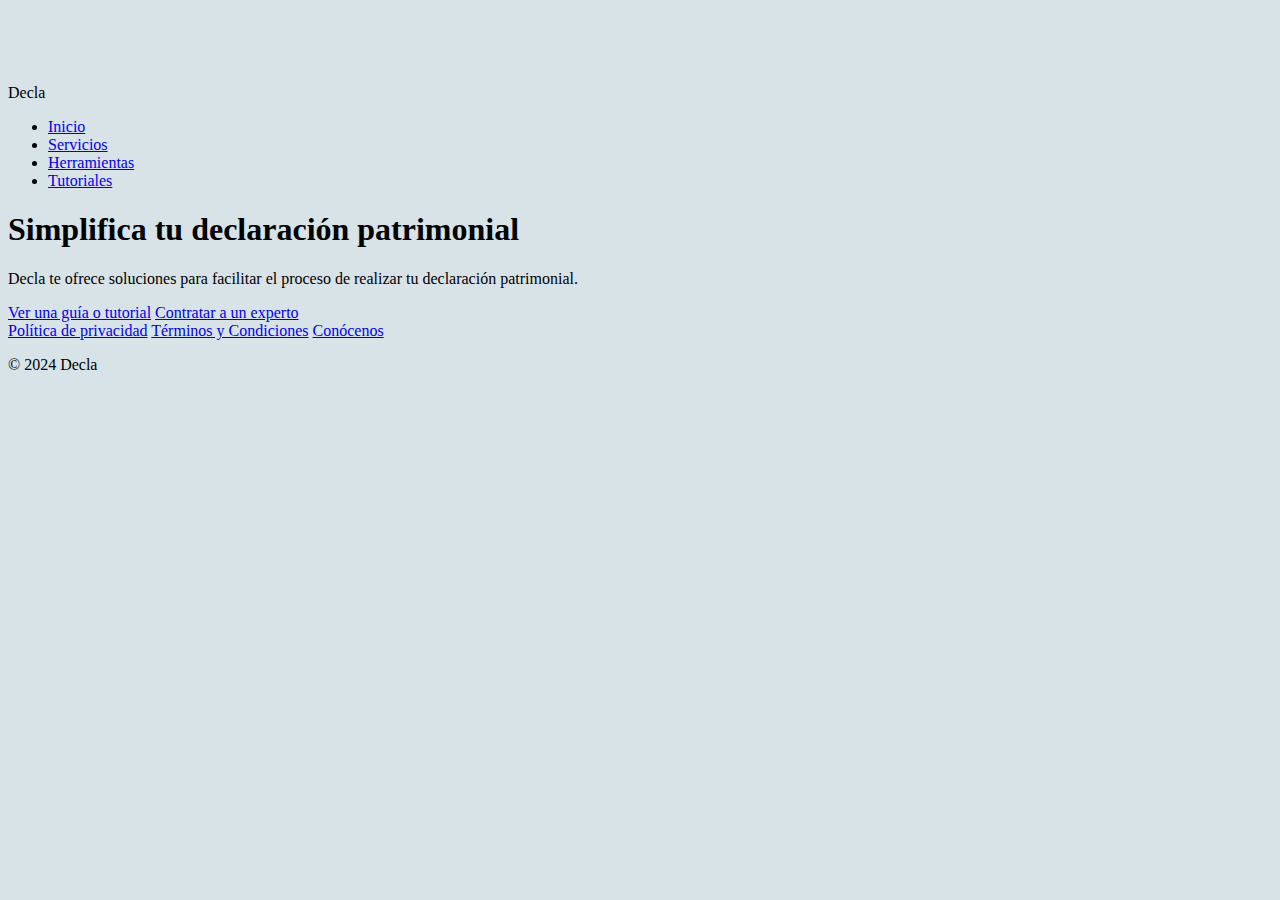
<file: index.html>
<!DOCTYPE html>
<html lang="es">
<head>
    <meta charset="UTF-8">
    <meta name="viewport" content="width=device-width, initial-scale=1.0">
    <title>Decla</title>
    <link rel="stylesheet" href="styles.css">
</head>
<body>
    <header>
        <div id="navbar-container"></div> <!-- Contenedor para la navbar -->
    </header>

    <main>
        <div class="hero">
            <div class="content-left">
                <h1>Simplifica tu declaración patrimonial</h1>
                <p>Decla te ofrece soluciones para facilitar el proceso de realizar tu declaración patrimonial.</p>
                <div class="buttons">
                    <a href="#" class="button light">Ver una guía o tutorial</a>
                    <a href="#" class="button dark">Contratar a un experto</a>
                </div>
            </div>
        </div>
    </main>

    <div id="footer-container"></div> <!-- Contenedor para el footer -->

    <script>
        // Cargar el contenido de la navbar
        fetch('navbar.html')
            .then(response => response.text())
            .then(data => {
                document.getElementById('navbar-container').innerHTML = data;
            })
            .catch(error => console.error('Error al cargar la navbar:', error));

        // Cargar el contenido del footer
        fetch('footer.html')
            .then(response => response.text())
            .then(data => {
                document.getElementById('footer-container').innerHTML = data;
            })
            .catch(error => console.error('Error al cargar el footer:', error));
    </script>
</body>
</html>
</file>
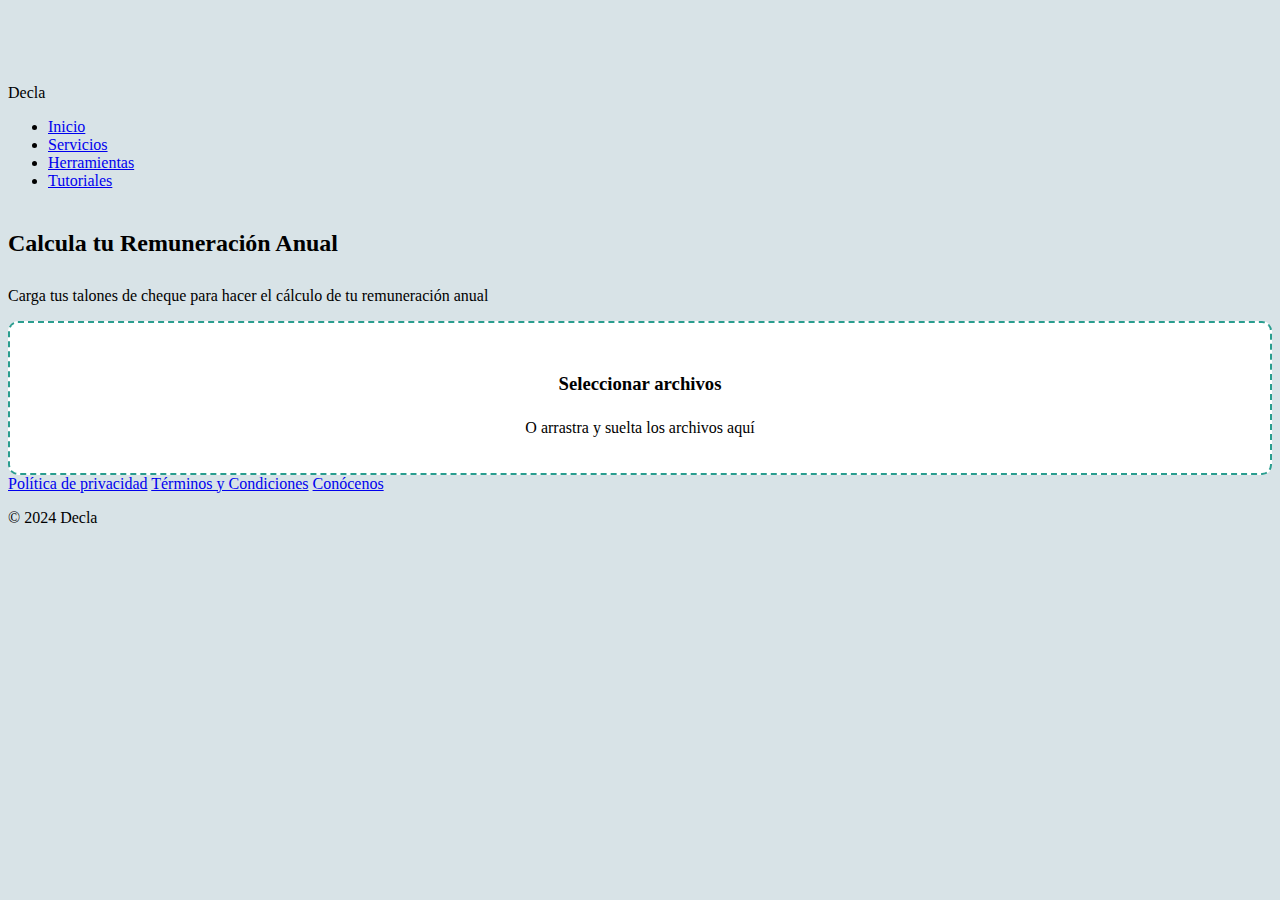
<file: carga.html>
<!DOCTYPE html>
<html lang="es">
<head>
    <meta charset="UTF-8" />
    <meta name="viewport" content="width=device-width, initial-scale=1.0" />
    <title>Calcula tu Remuneración Anual</title>

    <link rel="stylesheet" href="styles.css" />
</head>

<body>
    <div id="loader">
        <div class="spinner"></div>
    </div>

    <header>
        <div id="navbar-container"></div>
    </header>

    <main>
        <div class="carga-container">
            <div class="upload-section">
                <h2>Calcula tu Remuneración Anual</h2>
                <p>Carga tus talones de cheque para hacer el cálculo de tu remuneración anual</p>

                <div class="upload-container" id="upload-area">
                    <h3>Seleccionar archivos</h3>
                    <p>O arrastra y suelta los archivos aquí</p>
                </div>

                <input type="file"
                       id="upload-input"
                       accept=".pdf"
                       multiple
                       style="display:none">
            </div>
        </div>
    </main>

    <footer>
        <div id="footer-container"></div>
    </footer>

    <script src="./scripts/layout.js"></script>

    <!-- 📌 PDF.js SIN inline scripts -->
    <script type="module" src="./scripts/setupPdfJs.js"></script>

    <!-- 📌 Tu script principal -->
    <script src="./scripts/cargaScripts.js"></script>

</body>
</html>
</file>
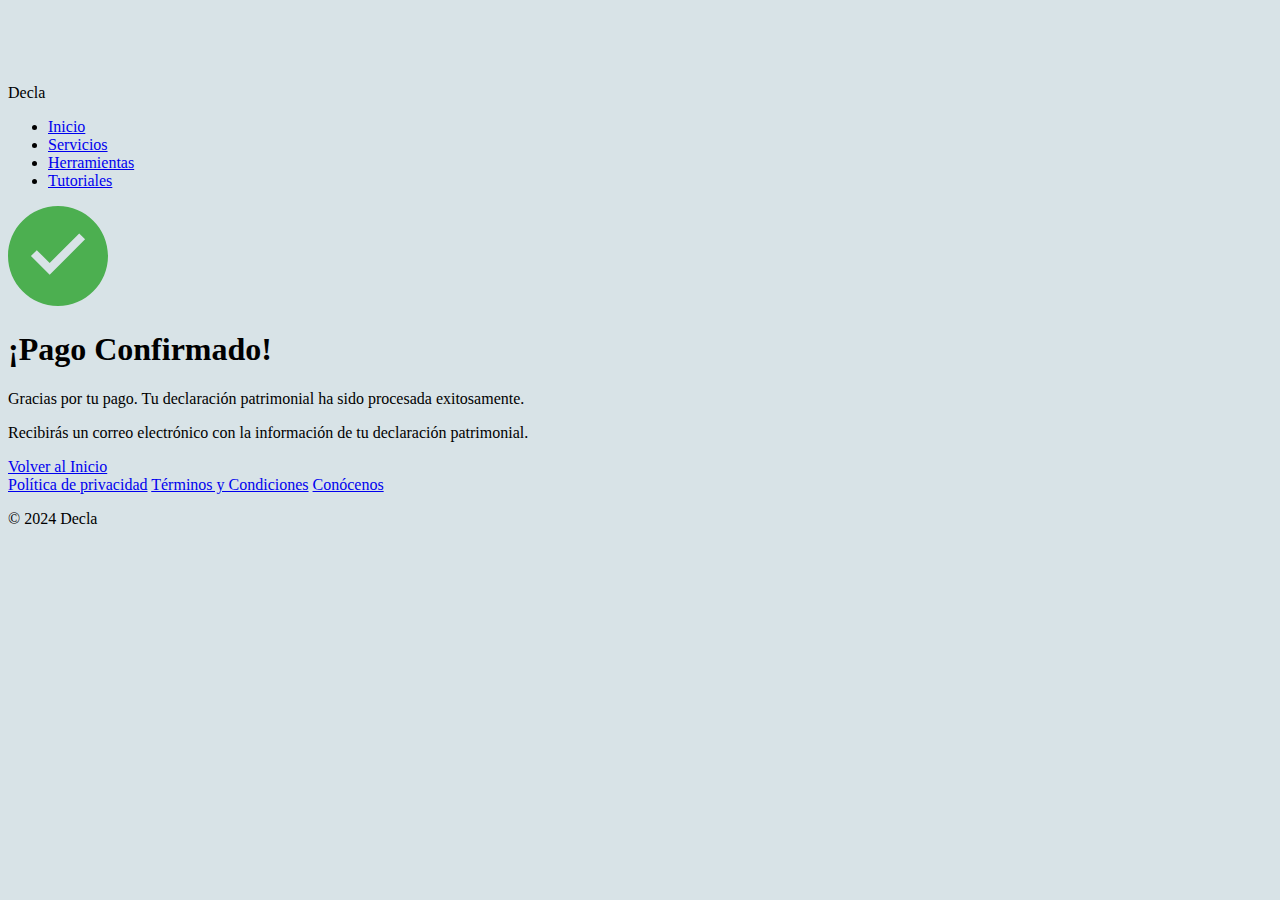
<file: confirmacion.html>
<!DOCTYPE html>
<html lang="es">
<head>
    <meta charset="UTF-8">
    <meta name="viewport" content="width=device-width, initial-scale=1.0">
    <title>Confirmación de Pago - Decla</title>

    <link rel="stylesheet" href="styles.css">
</head>

<body>

    <header>
        <div id="navbar-container"></div>
    </header>

    <main>
        <div class="confirmation">

            <div class="confirmation-icon">
                <svg width="100" height="100" viewBox="0 0 24 24" fill="#4CAF50">
                    <path d="M12 0C5.37258 0 0 5.37258 0 12C0 
                    18.6274 5.37258 24 12 24C18.6274 24 
                    24 18.6274 24 12C24 5.37258 18.6274 
                    0 12 0ZM10 16.5L5.5 12L6.91 
                    10.59L10 13.67L17.09 6.58L18.5 
                    8L10 16.5Z"/>
                </svg>
            </div>

            <h1>¡Pago Confirmado!</h1>

            <p>Gracias por tu pago. Tu declaración patrimonial ha sido procesada exitosamente.</p>
            <p>Recibirás un correo electrónico con la información de tu declaración patrimonial.</p>

            <a href="index.html" class="button">Volver al Inicio</a>
        </div>
    </main>

    <footer>
        <div id="footer-container"></div>
    </footer>

    <script src="scripts/layout.js"></script>

</body>
</html>
</file>
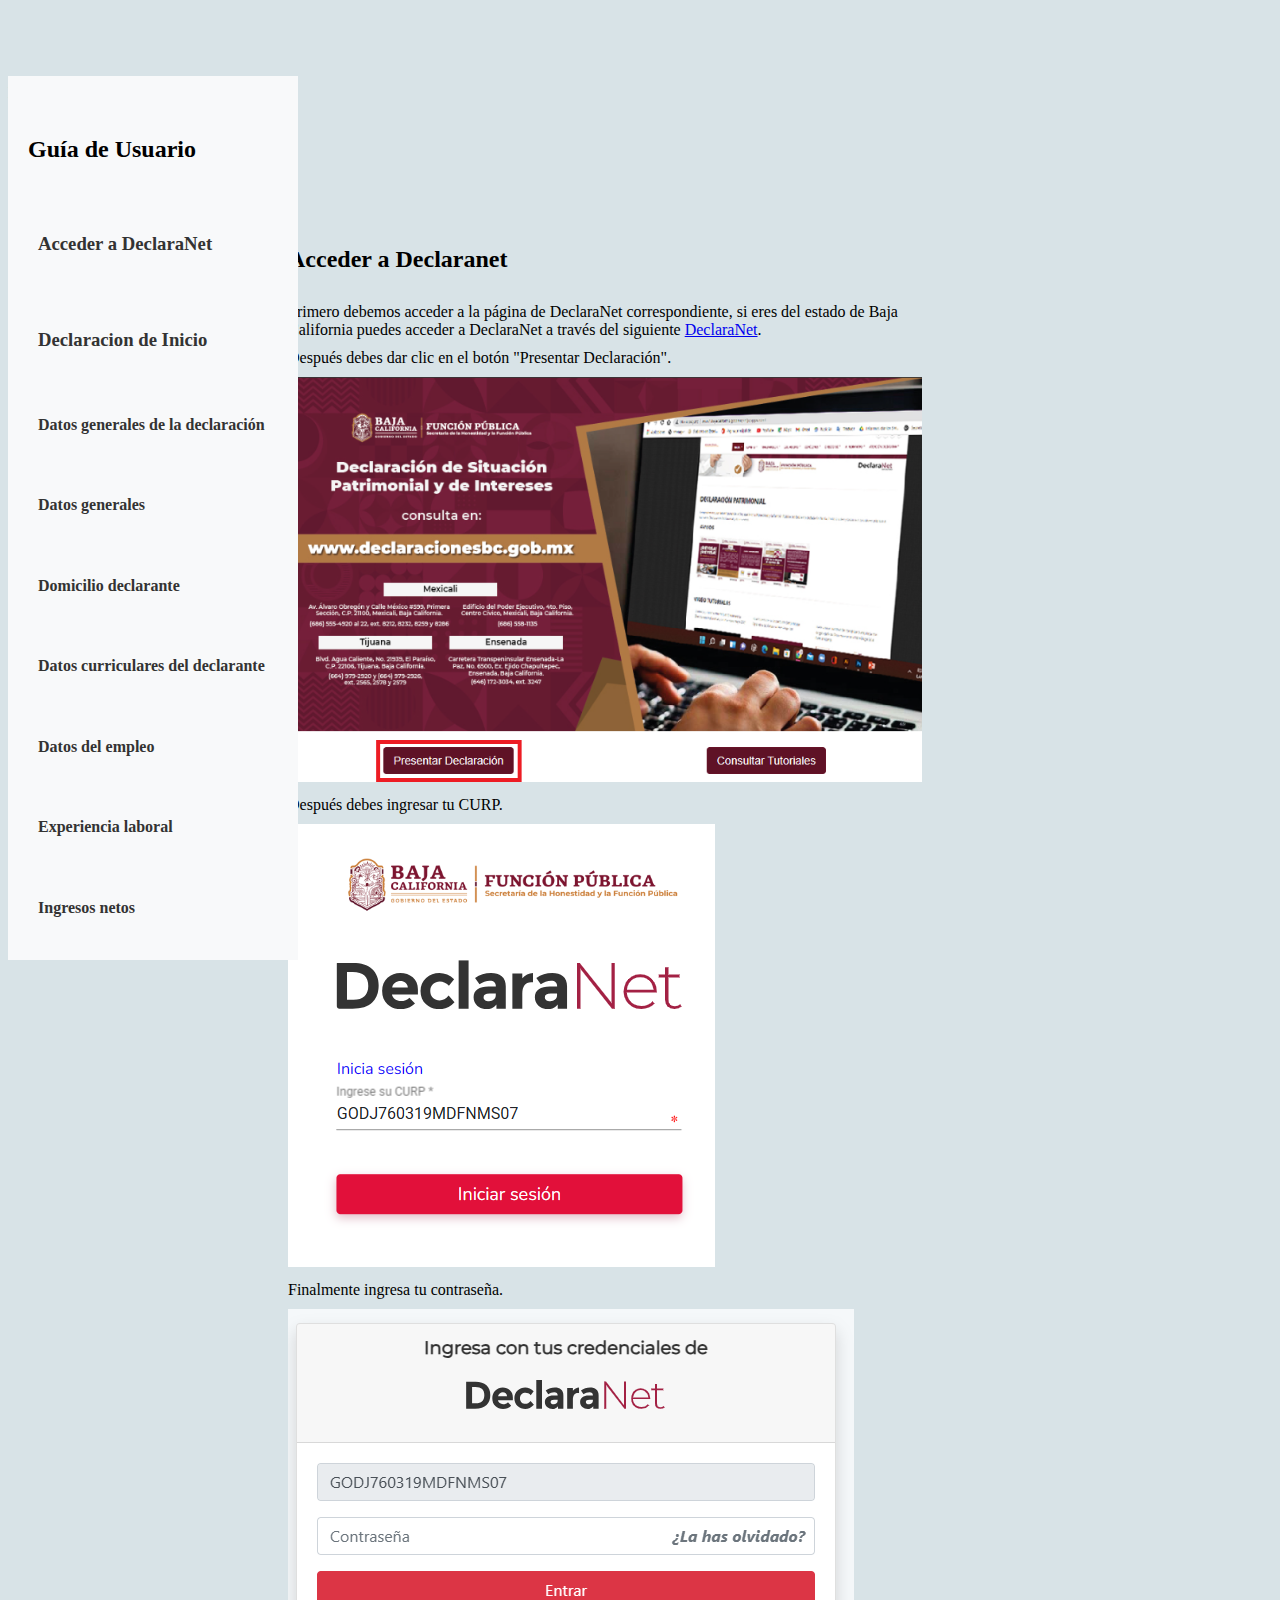
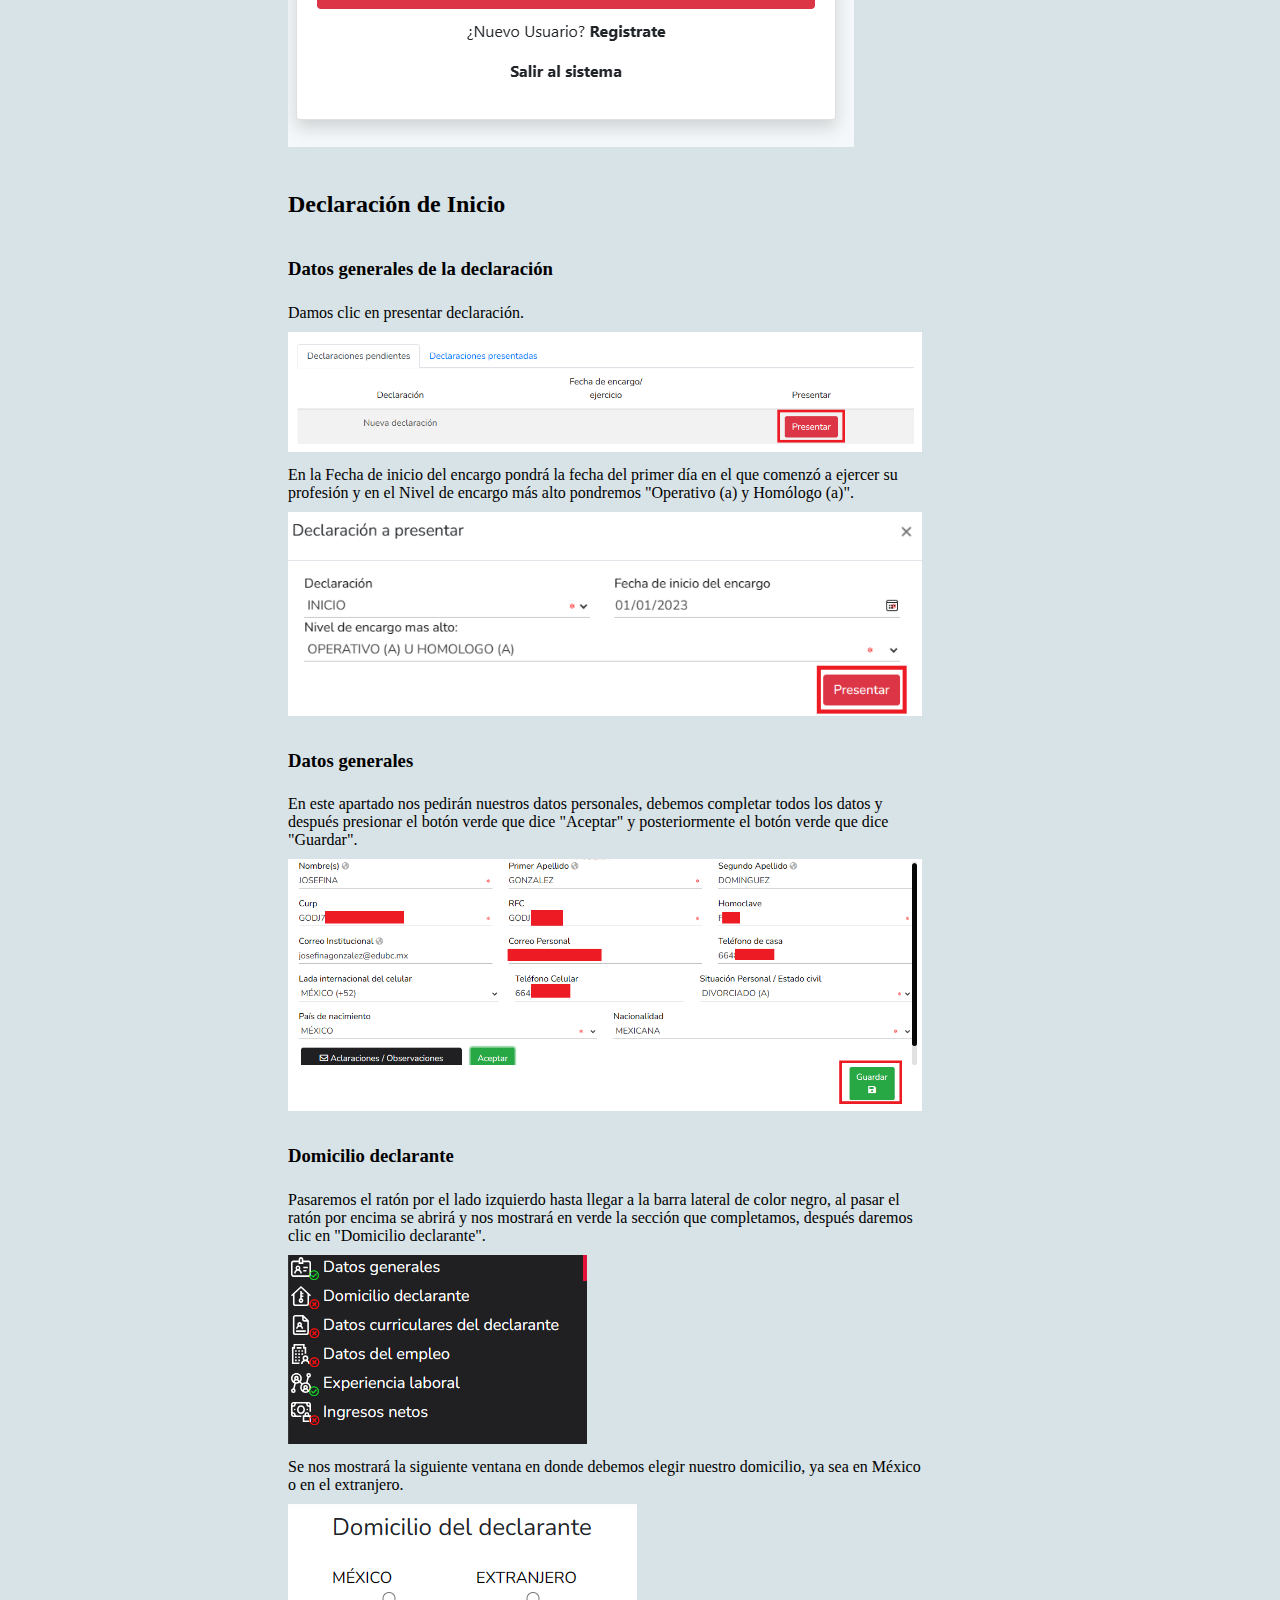
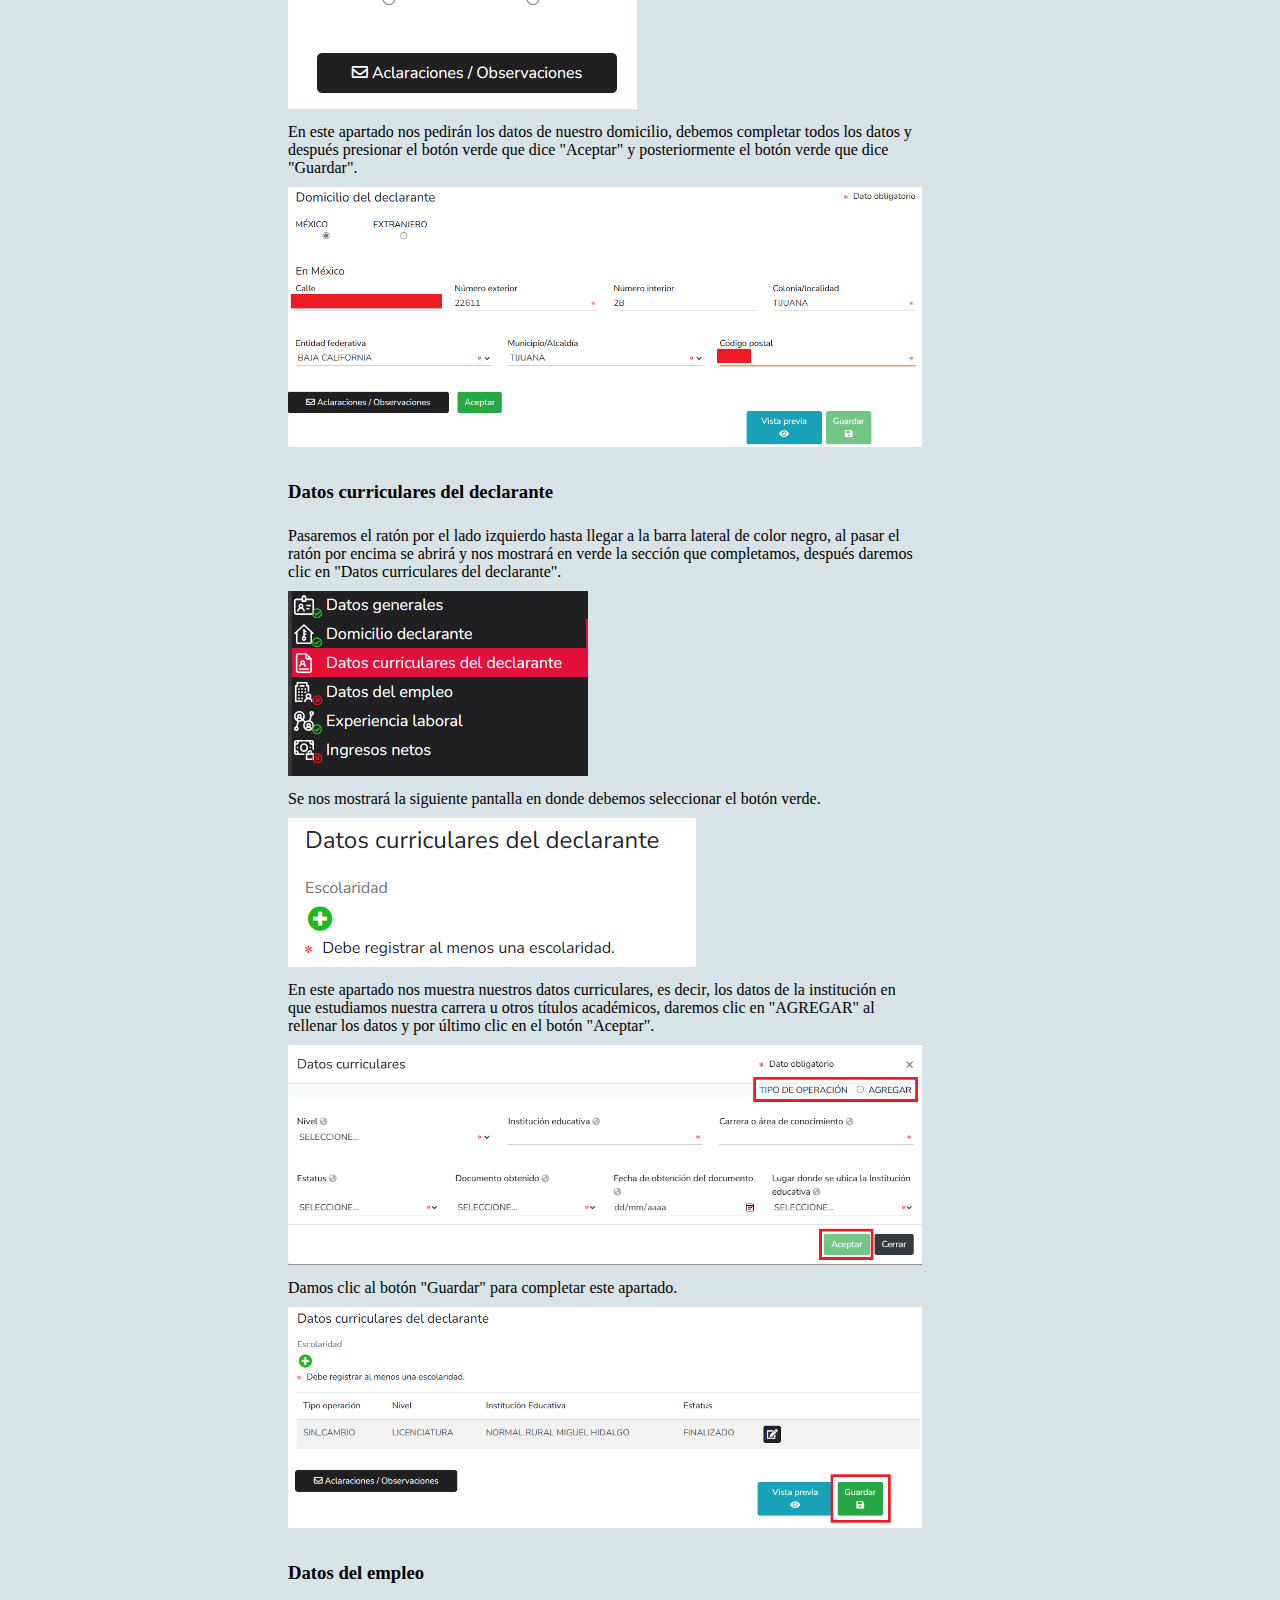
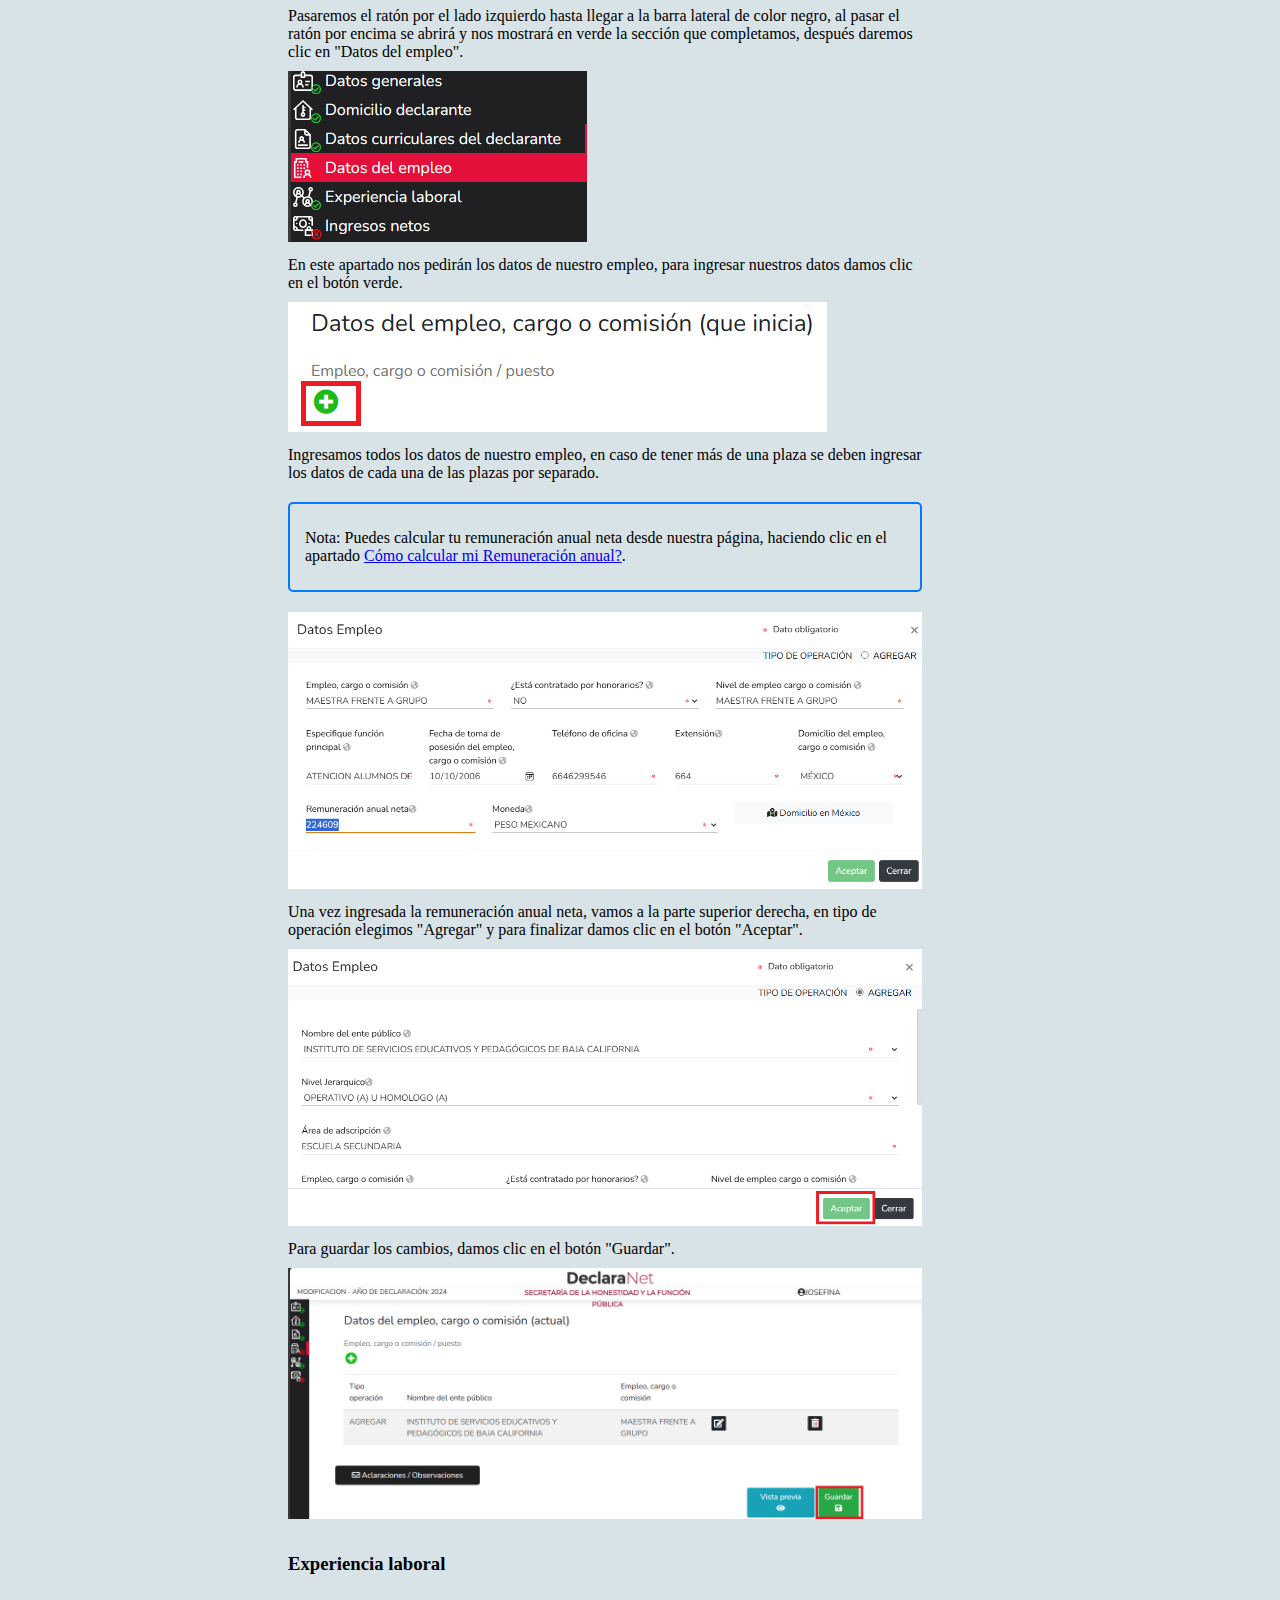
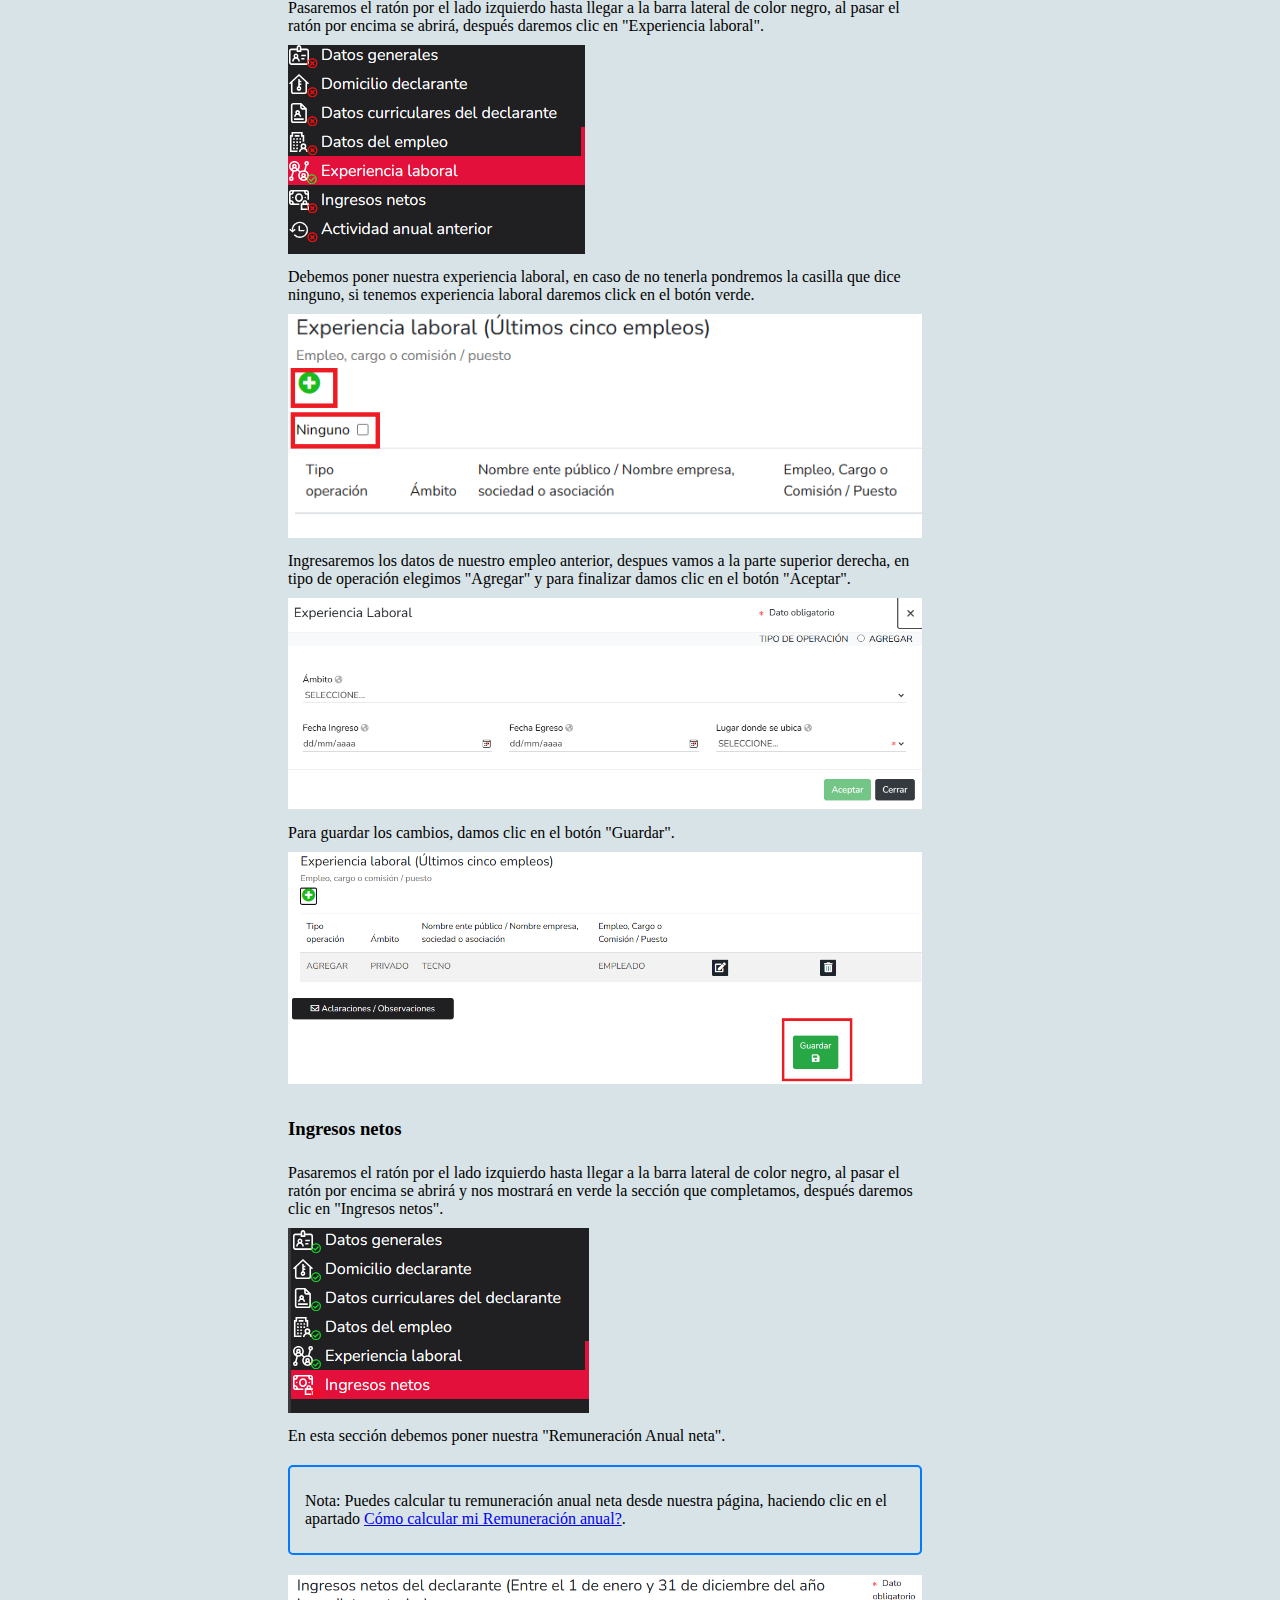
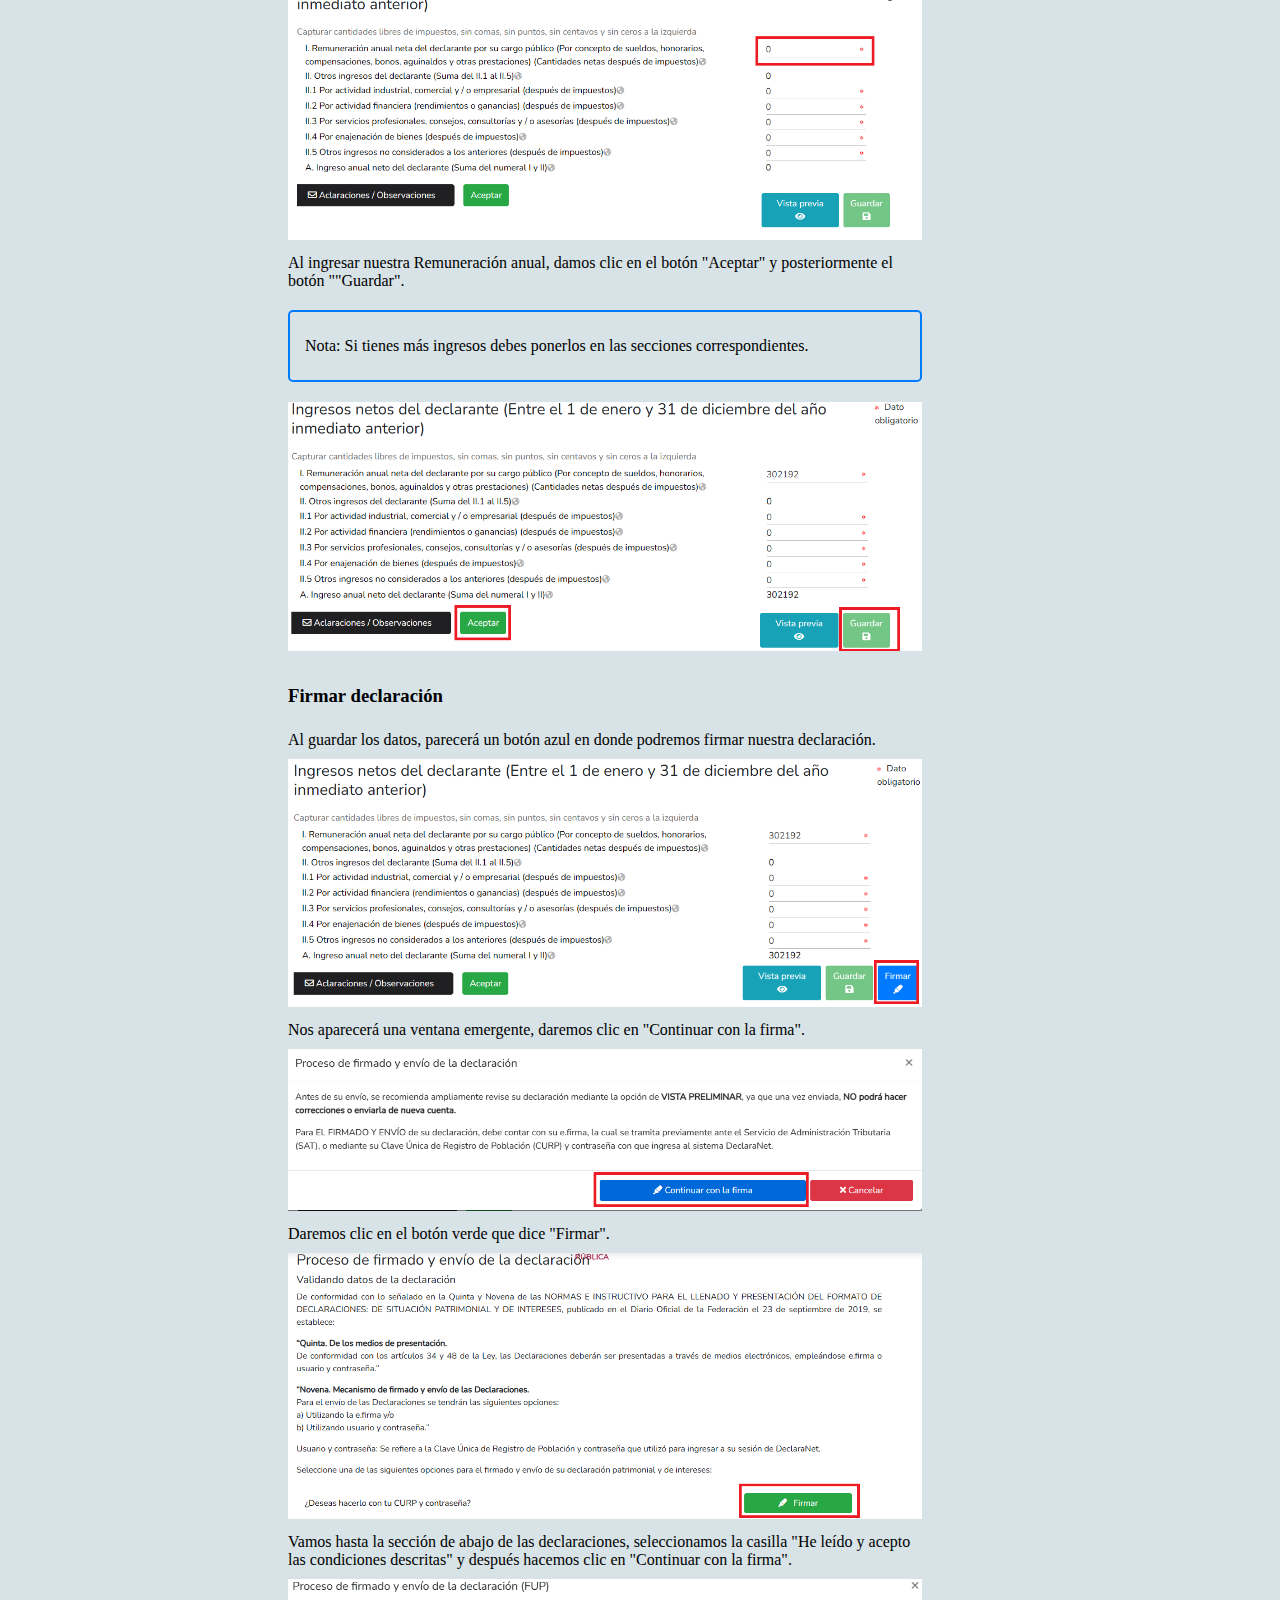
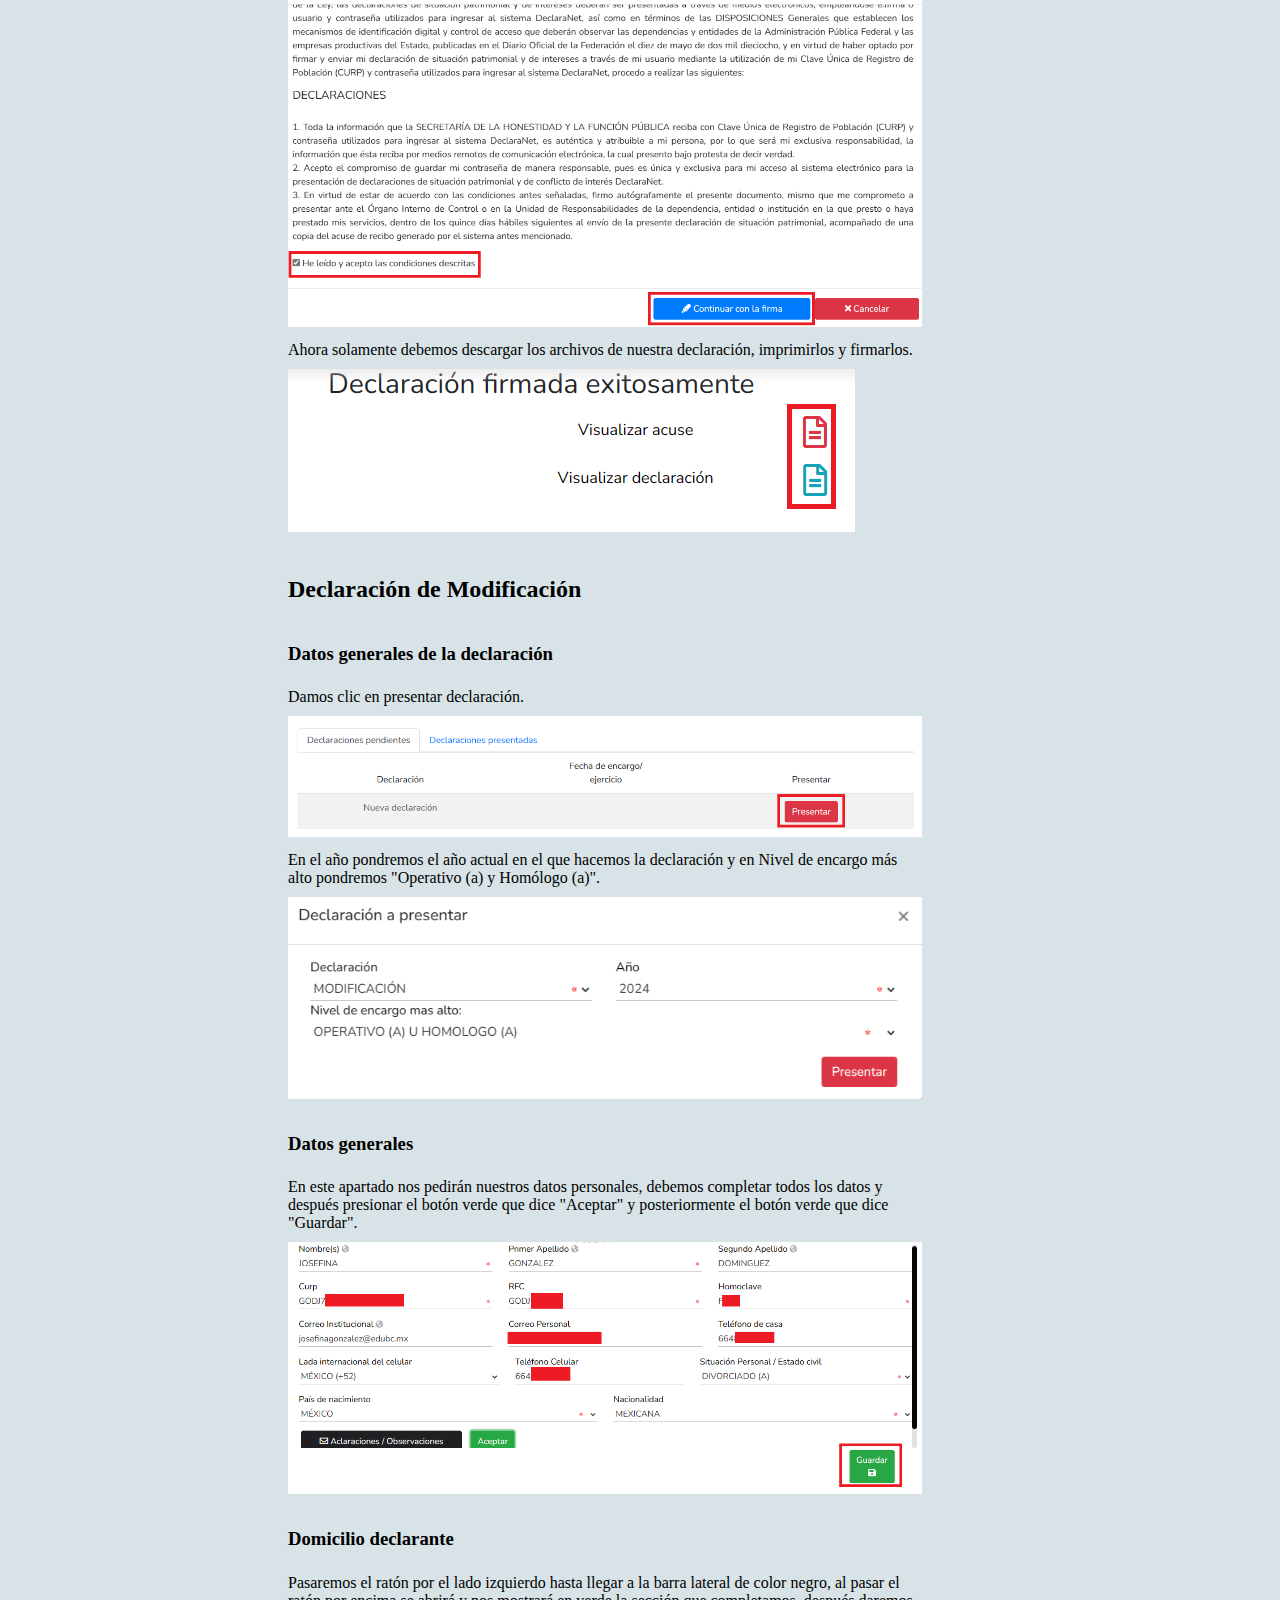
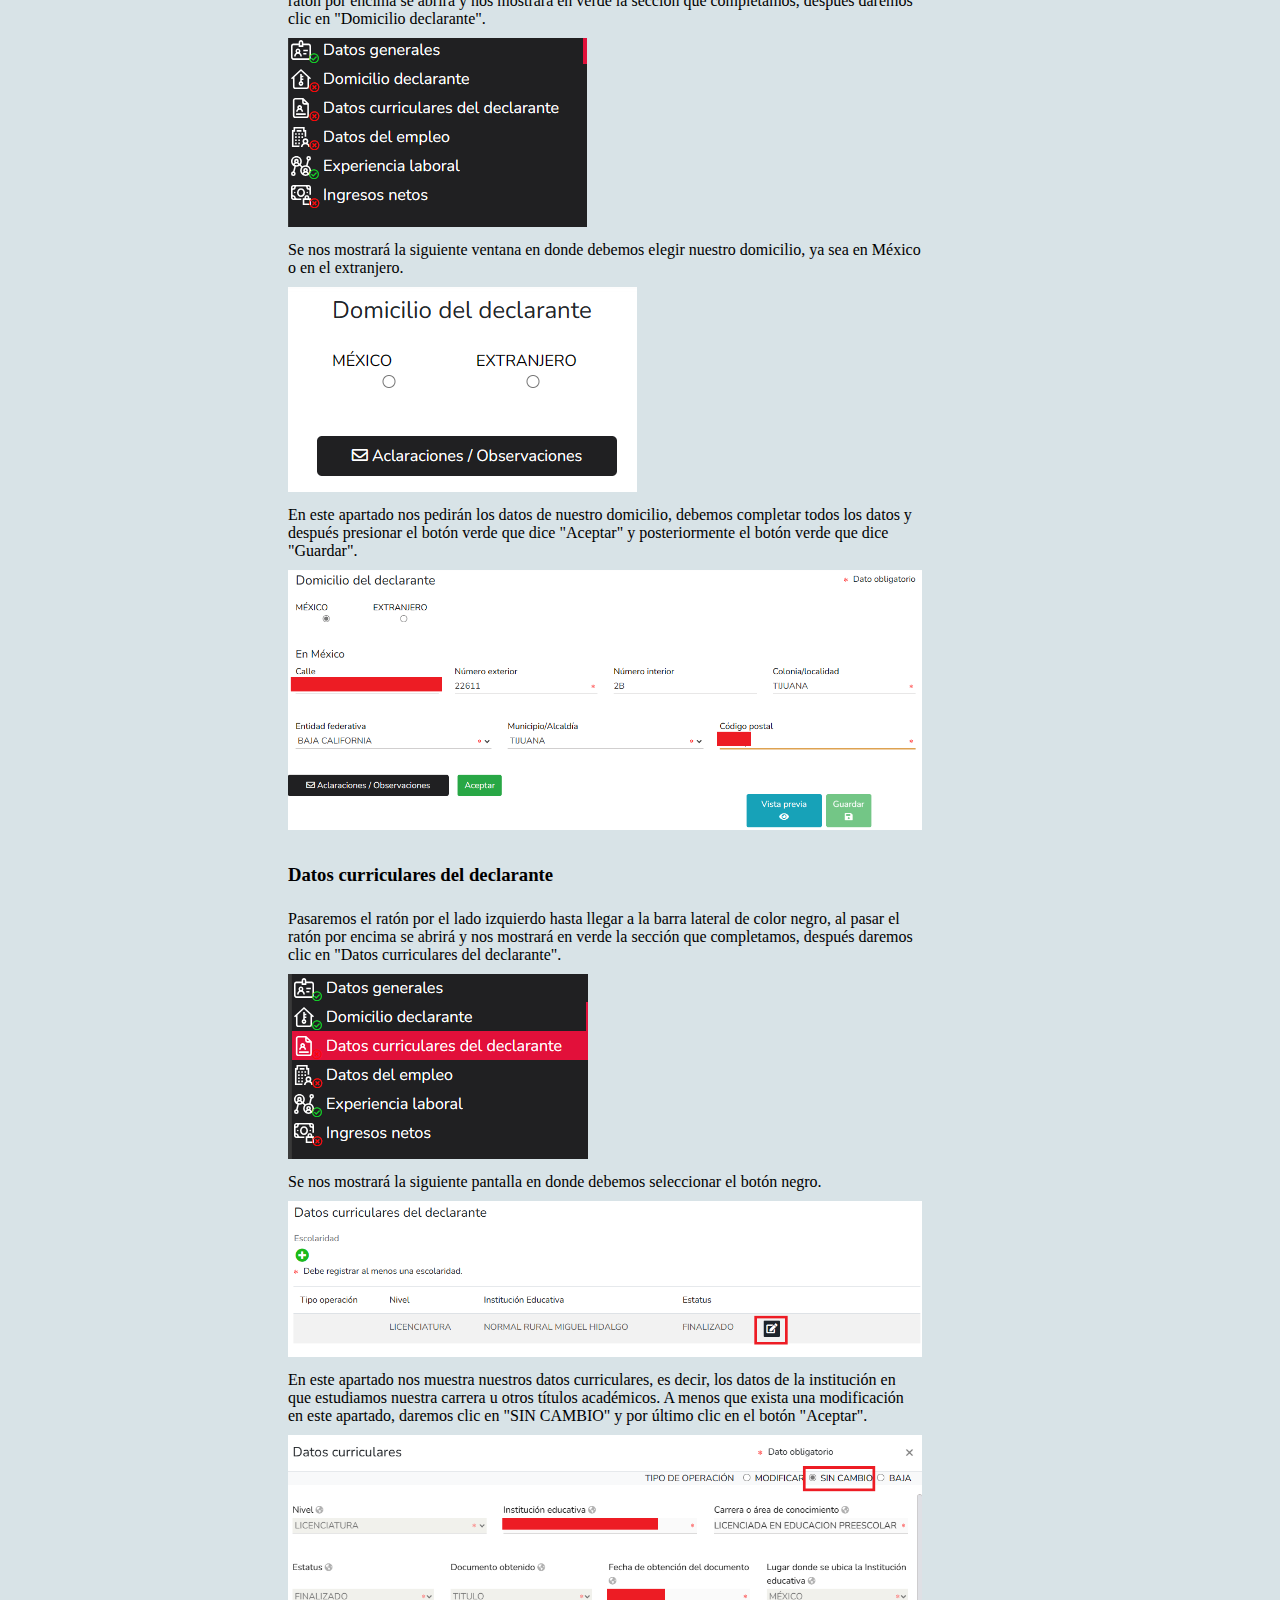
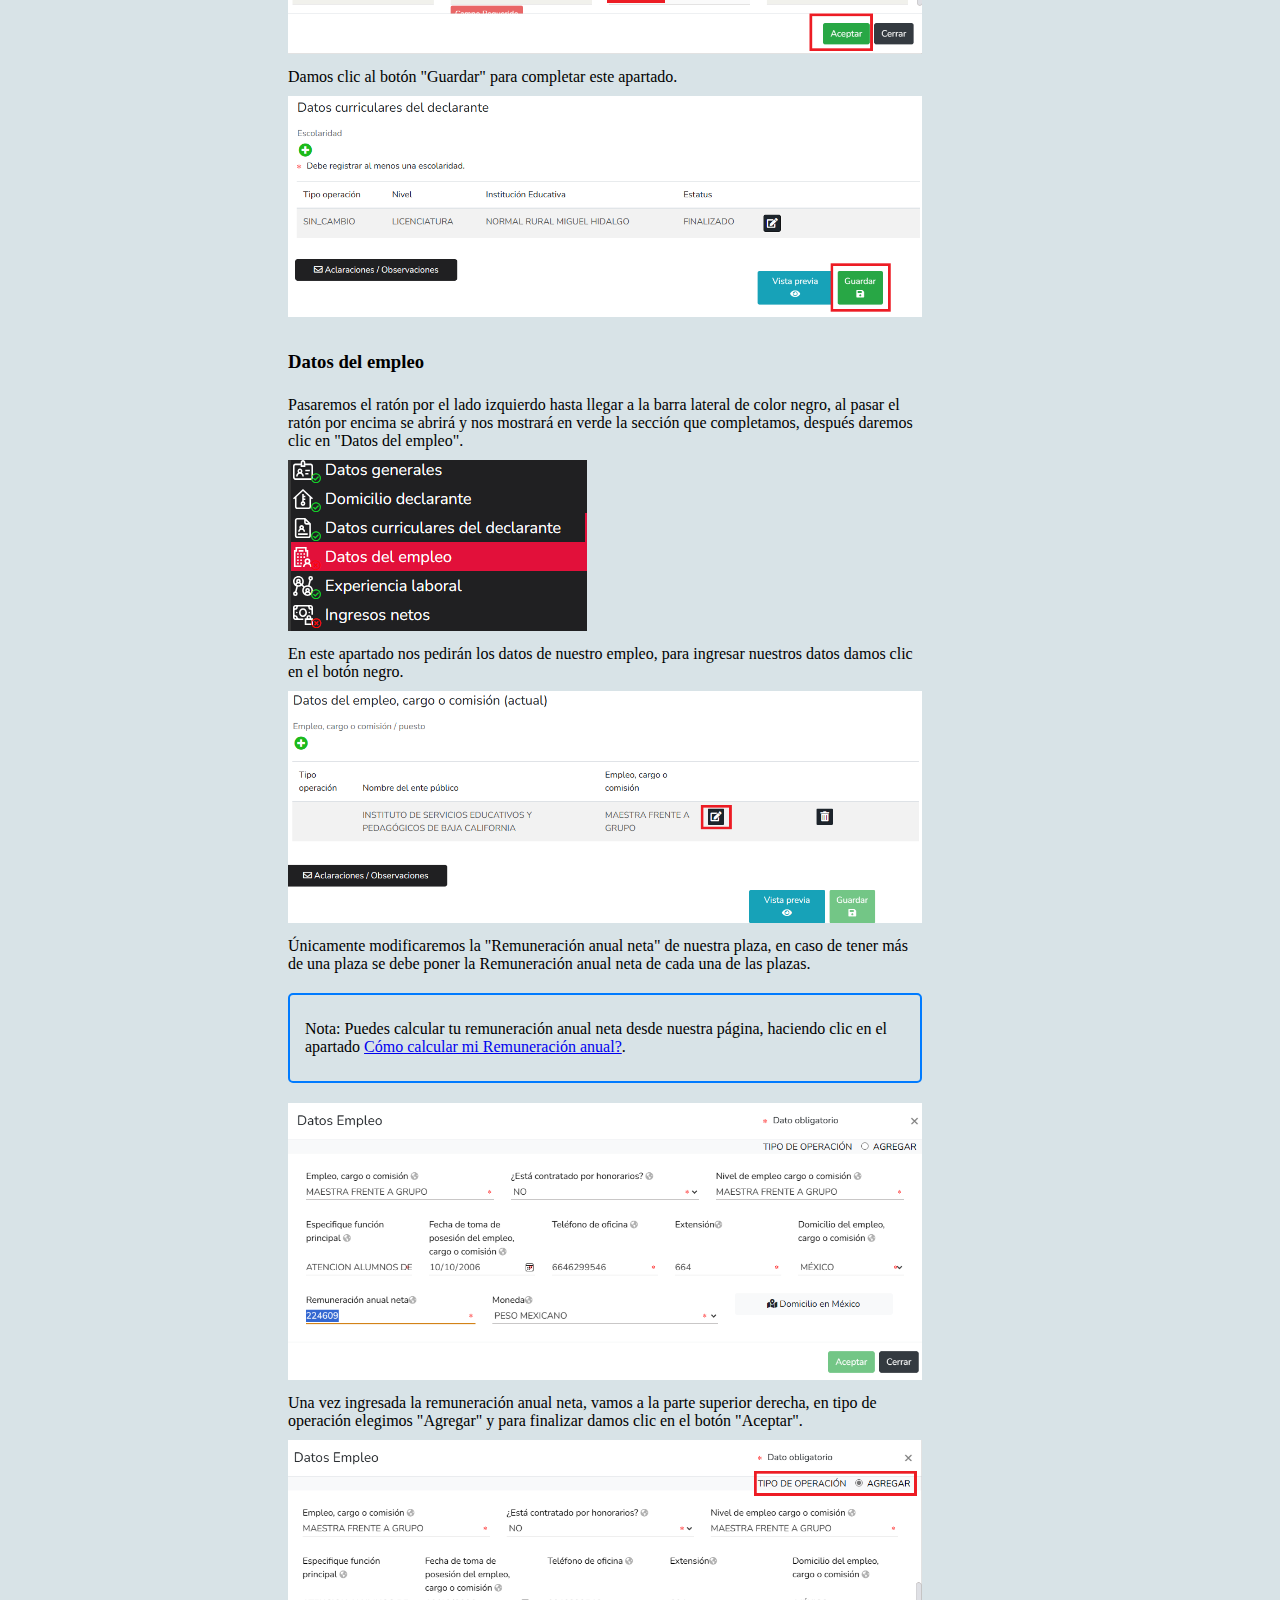
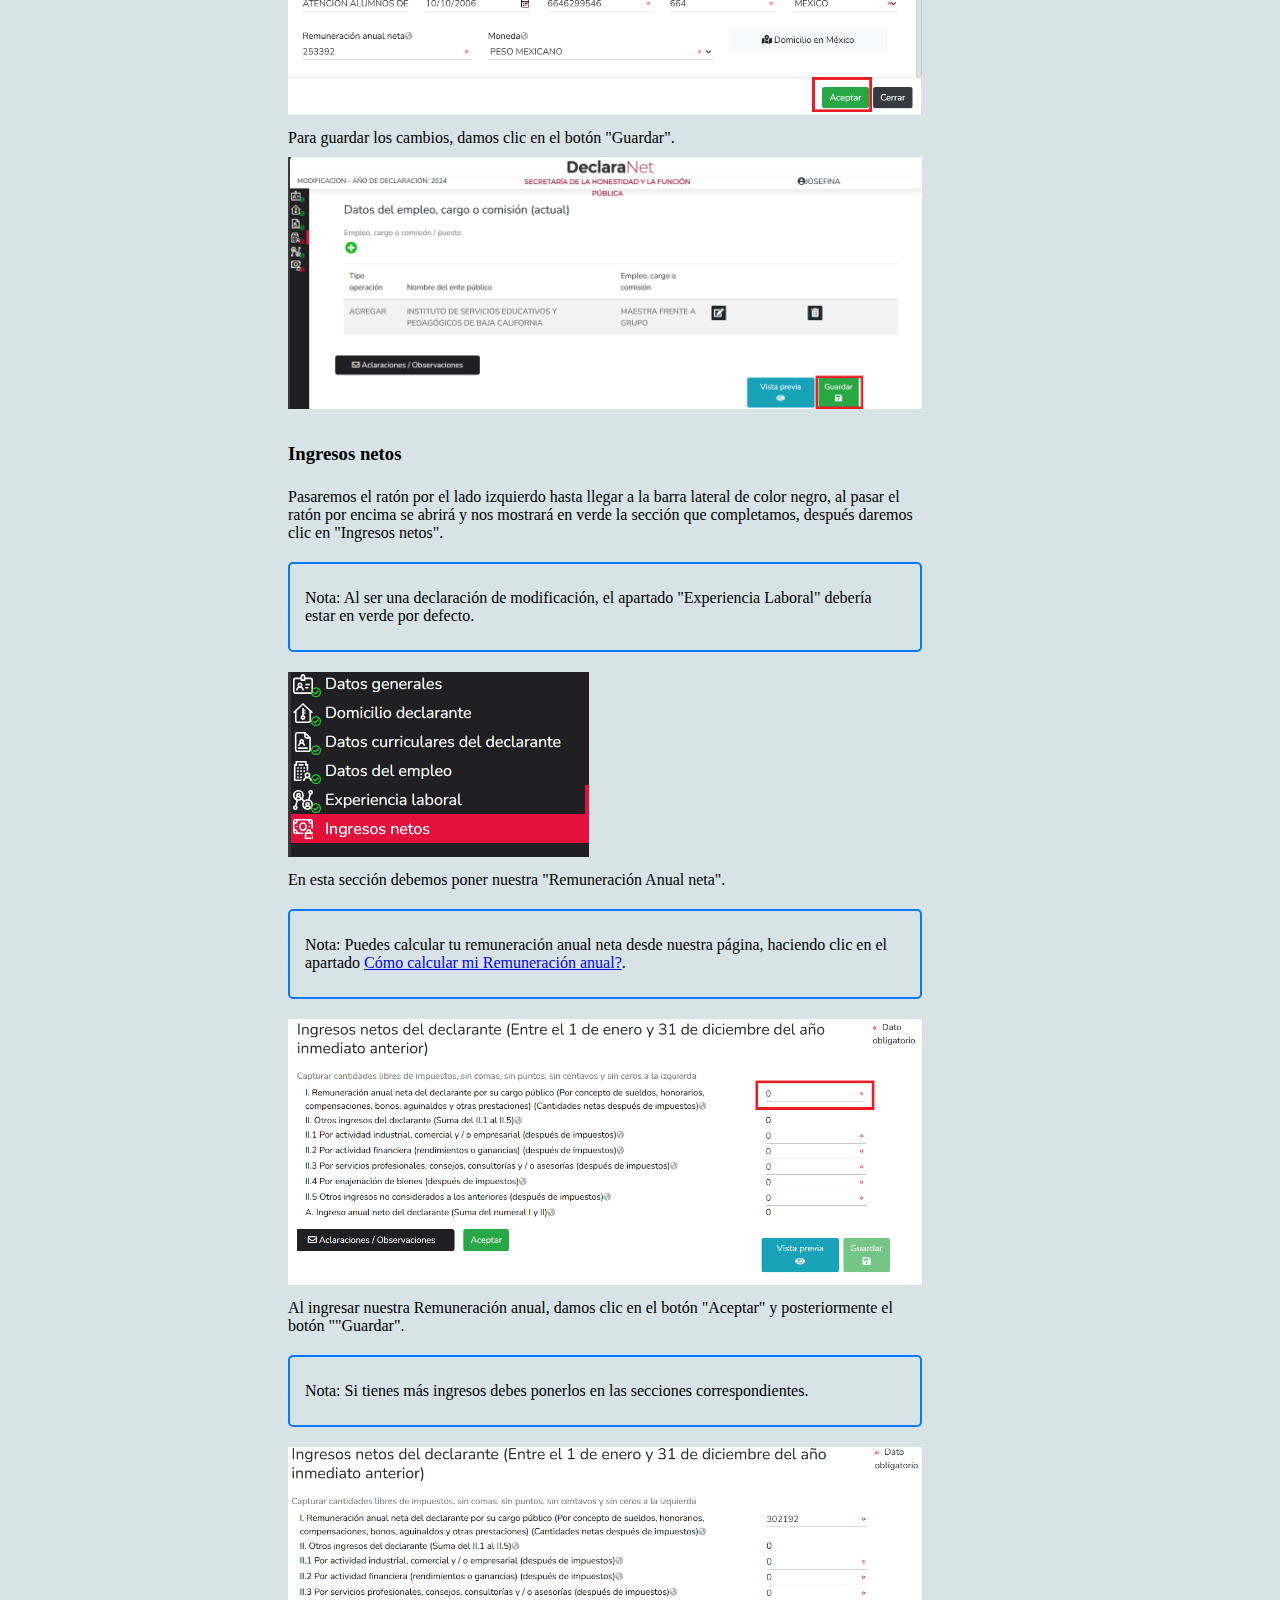
<file: guia.html>
<!DOCTYPE html>
<html lang="en">
<head>
    <meta name="google-adsense-account" content="ca-pub-8927194984933092">
    <meta charset="UTF-8">
    <meta name="viewport" content="width=device-width, initial-scale=1.0">
    <title>Guía de Usuario</title>
    <link rel="stylesheet" href="styles.css">
</head>
<body>
    <header>
        <div id="navbar-container"></div> 
    </header>
    
    <div class="main-content">
        <div class="sidebar">
            <h2>Guía de Usuario</h2>
            <a href="#section1"><h3>Acceder a DeclaraNet</h3></a>
            <a href="#section2"><h3>Declaracion de Inicio</h3></a>
            <a href="#section2.1"><h4>Datos generales de la declaración</h4></a>
            <a href="#section2.2"><h4>Datos generales</h4></a>
            <a href="#section2.3"><h4>Domicilio declarante</h4></a>
            <a href="#section2.4"><h4>Datos curriculares del declarante</h4></a>
            <a href="#section2.5"><h4>Datos del empleo</h4></a>
            <a href="#section2.6"><h4>Experiencia laboral</h4></a>
            <a href="#section2.7"><h4>Ingresos netos</h4></a>
            <a href="#section2.8"><h4>Firmar declaración</h4></a>

            <a href="#section3"><h3>Declaracion de Modificación</h3></a>
            <a href="#section2.1"><h4>Datos generales de la declaración</h4></a>
            <a href="#section2.2"><h4>Datos generales</h4></a>
            <a href="#section2.3"><h4>Domicilio declarante</h4></a>
            <a href="#section2.4"><h4>Datos curriculares del declarante</h4></a>
            <a href="#section2.5"><h4>Datos del empleo</h4></a>
            <a href="#section2.7"><h4>Ingresos netos</h4></a>
            <a href="#section2.8"><h4>Firmar declaración</h4></a>

            <a href="#section4"><h3>Declaracion de Conclusión</h3></a>
            <a href="#section2.1"><h4>Datos generales de la declaración</h4></a>
            <a href="#section2.2"><h4>Datos generales</h4></a>
            <a href="#section2.3"><h4>Domicilio declarante</h4></a>
            <a href="#section2.4"><h4>Datos curriculares del declarante</h4></a>
            <a href="#section2.5"><h4>Datos del empleo</h4></a>
            <a href="#section2.7"><h4>Ingresos netos</h4></a>
            <a href="#section2.8"><h4>Firmar declaración</h4></a>

            <a href="#section5"><h3>¿Cómo calcular mi Remuneración anual?</h3></a>
            <a href="#section5.1"><h4>Descargar tus talones de cheque</h4></a>
            <a href="#section5.2"><h4>Cargar tus talones de cheque en la página</h4></a>
            <a href="#section5.3"><h4>Remuneracion Anual en Datos del empleo</h4></a>
            <a href="#section5.4"><h4>Remuneracion Anual en Ingresos netos</h4></a>
        </div>
        
        <div class="content">
            <h2 id="section1">Acceder a Declaranet</h2>
            <p>Primero debemos acceder a la página de DeclaraNet correspondiente, si eres del estado de Baja California puedes acceder a DeclaraNet a través del siguiente <a href="http://www.declaracionesbc.gob.mx/" target="_blank">DeclaraNet</a>.</p>
            <p>Después debes dar clic en el botón "Presentar Declaración".</p>
            <img src="images/declaraNet1.png" alt="DeclaraNet Screenshot">
            <p>Después debes ingresar tu CURP.</p>
            <img src="images/declaraNet2.png" alt="DeclaraNet Screenshot 2">
            <p>Finalmente ingresa tu contraseña.</p>
            <img src="images/declaraNet3.png" alt="DeclaraNet Screenshot 3">

            <h2 id="section2">Declaración de Inicio</h2>
            <h3 id="section2.1">Datos generales de la declaración</h3>
            <p>Damos clic en presentar declaración.</p>
            <img src="images/declaraNet4.png" alt="DeclaraNet Screenshot 4">
            <p>En la Fecha de inicio del encargo pondrá la fecha del primer día en el que comenzó a ejercer su profesión y en el Nivel de encargo más alto pondremos "Operativo (a) y Homólogo (a)".</p>
            <img src="images/declaraNet5.png" alt="DeclaraNet Screenshot 5">

            <h3 id="section2.2">Datos generales</h3>
            <p>En este apartado nos pedirán nuestros datos personales, debemos completar todos los datos y después presionar el botón verde que dice "Aceptar" y posteriormente el botón verde que dice "Guardar".</p>
            <img src="images/declaraNet8.png" alt="DeclaraNet Screenshot 8">
            <h3 id="section2.3">Domicilio declarante</h3>
            <p>Pasaremos el ratón por el lado izquierdo hasta llegar a la barra lateral de color negro, al pasar el ratón por encima se abrirá y nos mostrará en verde la sección que completamos, después daremos clic en "Domicilio declarante".</p>
            <img src="images/declaraNet9.png" alt="DeclaraNet Screenshot 9">
            <p>Se nos mostrará la siguiente ventana en donde debemos elegir nuestro domicilio, ya sea en México o en el extranjero.</p>
            <img src="images/declaraNet10.png" alt="DeclaraNet Screenshot 10">
            <p>En este apartado nos pedirán los datos de nuestro domicilio, debemos completar todos los datos y después presionar el botón verde que dice "Aceptar" y posteriormente el botón verde que dice "Guardar".</p>
            <img src="images/declaraNet11.png" alt="DeclaraNet Screenshot 11">
            <h3 id="section2.4">Datos curriculares del declarante</h3>
            <p>Pasaremos el ratón por el lado izquierdo hasta llegar a la barra lateral de color negro, al pasar el ratón por encima se abrirá y nos mostrará en verde la sección que completamos, después daremos clic en "Datos curriculares del declarante".</p>
            <img src="images/declaraNet12.png" alt="DeclaraNet Screenshot 12">
            <p>Se nos mostrará la siguiente pantalla en donde debemos seleccionar el botón verde.</p>
            <img src="images/declaraNet32.png" alt="DeclaraNet Screenshot 32">
            <p>En este apartado nos muestra nuestros datos curriculares, es decir, los datos de la institución en que estudiamos nuestra carrera u otros títulos académicos, daremos clic en "AGREGAR" al rellenar los datos y por último clic en el botón "Aceptar".</p>
            <img src="images/declaraNet31.png" alt="DeclaraNet Screenshot 31">
            <p>Damos clic al botón "Guardar" para completar este apartado.</p>
            <img src="images/declaraNet15.png" alt="DeclaraNet Screenshot 15">
            <h3 id="section2.5">Datos del empleo</h3>
            <p>Pasaremos el ratón por el lado izquierdo hasta llegar a la barra lateral de color negro, al pasar el ratón por encima se abrirá y nos mostrará en verde la sección que completamos, después daremos clic en "Datos del empleo".</p>
            <img src="images/declaraNet16.png" alt="DeclaraNet Screenshot 16">
            <p>En este apartado nos pedirán los datos de nuestro empleo, para ingresar nuestros datos damos clic en el botón verde.</p>
            <img src="images/declaraNet33.png" alt="DeclaraNet Screenshot 33">
            <p>Ingresamos todos los datos de nuestro empleo, en caso de tener más de una plaza se deben ingresar los datos de cada una de las plazas por separado.</p>
            <div class="note">
                <p>Nota: Puedes calcular tu remuneración anual neta desde nuestra página, haciendo clic en el apartado <a href="#section5">Cómo calcular mi Remuneración anual?</a>.</p>
            </div>
            <img src="images/declaraNet18.png" alt="DeclaraNet Screenshot 18">
            <p>Una vez ingresada la remuneración anual neta, vamos a la parte superior derecha, en tipo de operación elegimos "Agregar" y para finalizar damos clic en el botón "Aceptar".</p>
            <img src="images/declaraNet34.png" alt="DeclaraNet Screenshot 34">
            <p>Para guardar los cambios, damos clic en el botón "Guardar".</p>
            <img src="images/declaraNet20.png" alt="DeclaraNet Screenshot 20">

            <h3 id="section2.6">Experiencia laboral</h3>
            <p>Pasaremos el ratón por el lado izquierdo hasta llegar a la barra lateral de color negro, al pasar el ratón por encima se abrirá, después daremos clic en "Experiencia laboral".</p>
            <img src="images/declaraNet36.png" alt="DeclaraNet Screenshot 36">
            <p>Debemos poner nuestra experiencia laboral, en caso de no tenerla pondremos la casilla que dice ninguno, si tenemos experiencia laboral daremos click en el botón verde.</p>
            <img src="images/declaraNet35.png" alt="DeclaraNet Screenshot 35">
            <p>Ingresaremos los datos de nuestro empleo anterior, despues vamos a la parte superior derecha, en tipo de operación elegimos "Agregar" y para finalizar damos clic en el botón "Aceptar".</p>
            <img src="images/declaraNet37.png" alt="DeclaraNet Screenshot 37"> 
            <p>Para guardar los cambios, damos clic en el botón "Guardar".</p>
            <img src="images/declaraNet38.png" alt="DeclaraNet Screenshot 38"> 

            <h3 id="section2.7">Ingresos netos</h3>
            <p>Pasaremos el ratón por el lado izquierdo hasta llegar a la barra lateral de color negro, al pasar el ratón por encima se abrirá y nos mostrará en verde la sección que completamos, después daremos clic en "Ingresos netos".</p>
            <img src="images/declaraNet21.png" alt="DeclaraNet Screenshot 21">
            <p>En esta sección debemos poner nuestra "Remuneración Anual neta".</p>
            <div class="note">
                <p>Nota: Puedes calcular tu remuneración anual neta desde nuestra página, haciendo clic en el apartado <a href="#section5">Cómo calcular mi Remuneración anual?</a>.</p>
            </div>
            <img src="images/declaraNet22.png" alt="DeclaraNet Screenshot 22">
            <p>Al ingresar nuestra Remuneración anual, damos clic en el botón "Aceptar" y posteriormente el botón ""Guardar".</p>
            <div class="note">
                <p>Nota: Si tienes más ingresos debes ponerlos en las secciones correspondientes.</p>
            </div>
            <img src="images/declaraNet25.png" alt="DeclaraNet Screenshot 25">
            <h3 id="section2.8">Firmar declaración</h3>
            <p>Al guardar los datos, parecerá un botón azul en donde podremos firmar nuestra declaración.</p>
            <img src="images/declaraNet26.png" alt="DeclaraNet Screenshot 26">
            <p>Nos aparecerá una ventana emergente, daremos clic en "Continuar con la firma".</p>
            <img src="images/declaraNet27.png" alt="DeclaraNet Screenshot 27">
            <p>Daremos clic en el botón verde que dice "Firmar".</p>
            <img src="images/declaraNet28.png" alt="DeclaraNet Screenshot 28">
            <p>Vamos hasta la sección de abajo de las declaraciones, seleccionamos la casilla "He leído y acepto las condiciones descritas" y después hacemos clic en "Continuar con la firma".</p>
            <img src="images/declaraNet29.png" alt="DeclaraNet Screenshot 29">
            <p>Ahora solamente debemos descargar los archivos de nuestra declaración, imprimirlos y firmarlos.</p>
            <img src="images/declaraNet30.png" alt="DeclaraNet Screenshot 30">
            
            <h2 id="section3">Declaración de Modificación</h2>
            <h3 id="section3.1">Datos generales de la declaración</h3>
            <p>Damos clic en presentar declaración.</p>
            <img src="images/declaraNet4.png" alt="DeclaraNet Screenshot 4">
            <p>En el año pondremos el año actual en el que hacemos la declaración y en Nivel de encargo más alto pondremos "Operativo (a) y Homólogo (a)".</p>
            <img src="images/declaraNet6.png" alt="DeclaraNet Screenshot 6">
            
            <h3 id="section3.2">Datos generales</h3>
            <p>En este apartado nos pedirán nuestros datos personales, debemos completar todos los datos y después presionar el botón verde que dice "Aceptar" y posteriormente el botón verde que dice "Guardar".</p>
            <img src="images/declaraNet8.png" alt="DeclaraNet Screenshot 8">
            <h3 id="section3.3">Domicilio declarante</h3>
            <p>Pasaremos el ratón por el lado izquierdo hasta llegar a la barra lateral de color negro, al pasar el ratón por encima se abrirá y nos mostrará en verde la sección que completamos, después daremos clic en "Domicilio declarante".</p>
            <img src="images/declaraNet9.png" alt="DeclaraNet Screenshot 9">
            <p>Se nos mostrará la siguiente ventana en donde debemos elegir nuestro domicilio, ya sea en México o en el extranjero.</p>
            <img src="images/declaraNet10.png" alt="DeclaraNet Screenshot 10">
            <p>En este apartado nos pedirán los datos de nuestro domicilio, debemos completar todos los datos y después presionar el botón verde que dice "Aceptar" y posteriormente el botón verde que dice "Guardar".</p>
            <img src="images/declaraNet11.png" alt="DeclaraNet Screenshot 11">
            <h3 id="section3.4">Datos curriculares del declarante</h3>
            <p>Pasaremos el ratón por el lado izquierdo hasta llegar a la barra lateral de color negro, al pasar el ratón por encima se abrirá y nos mostrará en verde la sección que completamos, después daremos clic en "Datos curriculares del declarante".</p>
            <img src="images/declaraNet12.png" alt="DeclaraNet Screenshot 12">
            <p>Se nos mostrará la siguiente pantalla en donde debemos seleccionar el botón negro.</p>
            <img src="images/declaraNet13.png" alt="DeclaraNet Screenshot 13">
            <p>En este apartado nos muestra nuestros datos curriculares, es decir, los datos de la institución en que estudiamos nuestra carrera u otros títulos académicos. A menos que exista una modificación en este apartado, daremos clic en "SIN CAMBIO" y por último clic en el botón "Aceptar".</p>
            <img src="images/declaraNet14.png" alt="DeclaraNet Screenshot 14">
            <p>Damos clic al botón "Guardar" para completar este apartado.</p>
            <img src="images/declaraNet15.png" alt="DeclaraNet Screenshot 15">
            <h3 id="section3.5">Datos del empleo</h3>
            <p>Pasaremos el ratón por el lado izquierdo hasta llegar a la barra lateral de color negro, al pasar el ratón por encima se abrirá y nos mostrará en verde la sección que completamos, después daremos clic en "Datos del empleo".</p>
            <img src="images/declaraNet16.png" alt="DeclaraNet Screenshot 16">
            <p>En este apartado nos pedirán los datos de nuestro empleo, para ingresar nuestros datos damos clic en el botón negro.</p>
            <img src="images/declaraNet17.png" alt="DeclaraNet Screenshot 17">
            <p>Únicamente modificaremos la "Remuneración anual neta" de nuestra plaza, en caso de tener más de una plaza se debe poner la Remuneración anual neta de cada una de las plazas.</p>
            <div class="note">
                <p>Nota: Puedes calcular tu remuneración anual neta desde nuestra página, haciendo clic en el apartado <a href="#section5">Cómo calcular mi Remuneración anual?</a>.</p>
            </div>
            <img src="images/declaraNet18.png" alt="DeclaraNet Screenshot 18">
            <p>Una vez ingresada la remuneración anual neta, vamos a la parte superior derecha, en tipo de operación elegimos "Agregar" y para finalizar damos clic en el botón "Aceptar".</p>
            <img src="images/declaraNet19.png" alt="DeclaraNet Screenshot 19">
            <p>Para guardar los cambios, damos clic en el botón "Guardar".</p>
            <img src="images/declaraNet20.png" alt="DeclaraNet Screenshot 20">
            <h3 id="section3.7">Ingresos netos</h3>
            <p>Pasaremos el ratón por el lado izquierdo hasta llegar a la barra lateral de color negro, al pasar el ratón por encima se abrirá y nos mostrará en verde la sección que completamos, después daremos clic en "Ingresos netos".</p>
            <div class="note">    
                <p>Nota: Al ser una declaración de modificación, el apartado "Experiencia Laboral" debería estar en verde por defecto.</p>
            </div>
            <img src="images/declaraNet21.png" alt="DeclaraNet Screenshot 21">
            <p>En esta sección debemos poner nuestra "Remuneración Anual neta".</p>
            <div class="note">
                <p>Nota: Puedes calcular tu remuneración anual neta desde nuestra página, haciendo clic en el apartado <a href="#section5">Cómo calcular mi Remuneración anual?</a>.</p>
            </div>
            <img src="images/declaraNet22.png" alt="DeclaraNet Screenshot 22">
            <p>Al ingresar nuestra Remuneración anual, damos clic en el botón "Aceptar" y posteriormente el botón ""Guardar".</p>
            <div class="note">
                <p>Nota: Si tienes más ingresos debes ponerlos en las secciones correspondientes.</p>
            </div>
            <img src="images/declaraNet25.png" alt="DeclaraNet Screenshot 25">
            <h3 id="section3.8">Firmar declaración</h3>
            <p>Al guardar los datos, parecerá un botón azul en donde podremos firmar nuestra declaración.</p>
            <img src="images/declaraNet26.png" alt="DeclaraNet Screenshot 26">
            <p>Nos aparecerá una ventana emergente, daremos clic en "Continuar con la firma".</p>
            <img src="images/declaraNet27.png" alt="DeclaraNet Screenshot 27">
            <p>Daremos clic en el botón verde que dice "Firmar".</p>
            <img src="images/declaraNet28.png" alt="DeclaraNet Screenshot 28">
            <p>Vamos hasta la sección de abajo de las declaraciones, seleccionamos la casilla "He leído y acepto las condiciones descritas" y después hacemos clic en "Continuar con la firma".</p>
            <img src="images/declaraNet29.png" alt="DeclaraNet Screenshot 29">
            <p>Ahora solamente debemos descargar los archivos de nuestra declaración, imprimirlos y firmarlos.</p>
            <img src="images/declaraNet30.png" alt="DeclaraNet Screenshot 30">

            <h2 id="section4">Declaración de Conclusión</h2>
            <h3 id="section4.1">Datos generales de la declaración</h3>
            <p>Damos clic en presentar declaración.</p>
            <img src="images/declaraNet4.png" alt="DeclaraNet Screenshot 4">
            <p>En la Fecha de conclusión del encargo pondrá la fecha del último día en el que ejerció su profesión y en el Nivel de encargo más alto pondremos "Operativo (a) y Homólogo (a)".</p>
            <img src="images/declaraNet7.png" alt="DeclaraNet Screenshot 7">
            <h3 id="section4.2">Datos generales</h3>
            <p>En este apartado nos pedirán nuestros datos personales, debemos completar todos los datos y después presionar el botón verde que dice "Aceptar" y posteriormente el botón verde que dice "Guardar".</p>
            <img src="images/declaraNet8.png" alt="DeclaraNet Screenshot 8">
            <h3 id="section4.3">Domicilio declarante</h3>
            <p>Pasaremos el ratón por el lado izquierdo hasta llegar a la barra lateral de color negro, al pasar el ratón por encima se abrirá y nos mostrará en verde la sección que completamos, después daremos clic en "Domicilio declarante".</p>
            <img src="images/declaraNet9.png" alt="DeclaraNet Screenshot 9">
            <p>Se nos mostrará la siguiente ventana en donde debemos elegir nuestro domicilio, ya sea en México o en el extranjero.</p>
            <img src="images/declaraNet10.png" alt="DeclaraNet Screenshot 10">
            <p>En este apartado nos pedirán los datos de nuestro domicilio, debemos completar todos los datos y después presionar el botón verde que dice "Aceptar" y posteriormente el botón verde que dice "Guardar".</p>
            <img src="images/declaraNet11.png" alt="DeclaraNet Screenshot 11">
            <h3 id="section4.4">Datos curriculares del declarante</h3>
            <p>Pasaremos el ratón por el lado izquierdo hasta llegar a la barra lateral de color negro, al pasar el ratón por encima se abrirá y nos mostrará en verde la sección que completamos, después daremos clic en "Datos curriculares del declarante".</p>
            <img src="images/declaraNet12.png" alt="DeclaraNet Screenshot 12">
            <p>Se nos mostrará la siguiente pantalla en donde debemos seleccionar el botón negro.</p>
            <img src="images/declaraNet13.png" alt="DeclaraNet Screenshot 13">
            <p>En este apartado nos muestra nuestros datos curriculares, es decir, los datos de la institución en que estudiamos nuestra carrera u otros títulos académicos. A menos que exista una modificación en este apartado, daremos clic en "SIN CAMBIO" y por último clic en el botón "Aceptar".</p>
            <img src="images/declaraNet14.png" alt="DeclaraNet Screenshot 14">
            <p>Damos clic al botón "Guardar" para completar este apartado.</p>
            <img src="images/declaraNet15.png" alt="DeclaraNet Screenshot 15">
            <h3 id="section4.5">Datos del empleo</h3>
            <p>Pasaremos el ratón por el lado izquierdo hasta llegar a la barra lateral de color negro, al pasar el ratón por encima se abrirá y nos mostrará en verde la sección que completamos, después daremos clic en "Datos del empleo".</p>
            <img src="images/declaraNet16.png" alt="DeclaraNet Screenshot 16">
            <p>En este apartado nos pedirán los datos de nuestro empleo, para ingresar nuestros datos damos clic en el botón negro.</p>
            <img src="images/declaraNet17.png" alt="DeclaraNet Screenshot 17">
            <p>Únicamente modificaremos la "Remuneración anual neta" de nuestra plaza, en caso de tener más de una plaza se debe poner la Remuneración anual neta de cada una de las plazas.</p>
            <div class="note">
                <p>Nota: Puedes calcular tu remuneración anual neta desde nuestra página, haciendo clic en el apartado <a href="#section5">Cómo calcular mi Remuneración anual?</a>.</p>
            </div>
            <img src="images/declaraNet18.png" alt="DeclaraNet Screenshot 18">
            <p>Una vez ingresada la remuneración anual neta, vamos a la parte superior derecha, en tipo de operación elegimos "Agregar" y para finalizar damos clic en el botón "Aceptar".</p>
            <img src="images/declaraNet19.png" alt="DeclaraNet Screenshot 19">
            <p>Para guardar los cambios, damos clic en el botón "Guardar".</p>
            <img src="images/declaraNet20.png" alt="DeclaraNet Screenshot 20">
            <h3 id="section4.7">Ingresos netos</h3>
            <p>Pasaremos el ratón por el lado izquierdo hasta llegar a la barra lateral de color negro, al pasar el ratón por encima se abrirá y nos mostrará en verde la sección que completamos, después daremos clic en "Ingresos netos".</p>
            <div class="note">    
                <p>Nota: Al ser una declaración de conclusión, el apartado "Experiencia Laboral" debería estar en verde por defecto.</p>
            </div>
            <img src="images/declaraNet21.png" alt="DeclaraNet Screenshot 21">
            <p>En esta sección debemos poner nuestra "Remuneración Anual neta".</p>
            <div class="note">
                <p>Nota: Puedes calcular tu remuneración anual neta desde nuestra página, haciendo clic en el apartado <a href="#section5">Cómo calcular mi Remuneración anual?</a>.</p>
            </div>
            <img src="images/declaraNet22.png" alt="DeclaraNet Screenshot 22">
            <p>Al ingresar nuestra Remuneración anual, damos clic en el botón "Aceptar" y posteriormente el botón ""Guardar".</p>
            <div class="note">
                <p>Nota: Si tienes más ingresos debes ponerlos en las secciones correspondientes.</p>
            </div>
            <img src="images/declaraNet25.png" alt="DeclaraNet Screenshot 25">
            <h3 id="section4.8">Firmar declaración</h3>
            <p>Al guardar los datos, parecerá un botón azul en donde podremos firmar nuestra declaración.</p>
            <img src="images/declaraNet26.png" alt="DeclaraNet Screenshot 26">
            <p>Nos aparecerá una ventana emergente, daremos clic en "Continuar con la firma".</p>
            <img src="images/declaraNet27.png" alt="DeclaraNet Screenshot 27">
            <p>Daremos clic en el botón verde que dice "Firmar".</p>
            <img src="images/declaraNet28.png" alt="DeclaraNet Screenshot 28">
            <p>Vamos hasta la sección de abajo de las declaraciones, seleccionamos la casilla "He leído y acepto las condiciones descritas" y después hacemos clic en "Continuar con la firma".</p>
            <img src="images/declaraNet29.png" alt="DeclaraNet Screenshot 29">
            <p>Ahora solamente debemos descargar los archivos de nuestra declaración, imprimirlos y firmarlos.</p>
            <img src="images/declaraNet30.png" alt="DeclaraNet Screenshot 30">

            <h2 id="section5">Cómo calcular mi Remuneración anual?</h2>
            <h3 id="section5.1">Descargar tus talones de cheque</h3>
            <p>Primero debemos acceder a la página de Fone, si eres del estado de Baja California puedes acceder a Fone a través del siguiente enlace <a href="https://miportal.fone.sep.gob.mx/" target="_blank">https://miportal.fone.sep.gob.mx/</a>.</p>
            <p>Pondremos nuestra CURP y contraseña para posteriormente darle clic al botón "Ingresar".</p>
            <img src="images/fone1.png" alt="Fone Screenshot 1">
            <p>En la parte superior derecha está el apartado "Seleccione un perfil", le daremos clic y después seleccionamos "Trabajador".</p>
            <img src="images/fone2.png" alt="Fone Screenshot 2">
            <p>En la parte superior izquierda está el apartado "Recibos", le daremos clic y después seleccionamos "Descargar recibos".</p>

            <img src="images/fone3.png" alt="Fone Screenshot 3">
            <p>En el siguiente apartado notaremos que CURP y Entidad federativa ya están rellenados automáticamente, en Ciclo pondrás el año que vas a declarar y en Quincena pondrás la número 1. Finalmente, presionamos el botón rojo que dice "Buscar".</p>
            <div class="note">
                <p>Nota: Si estás en el año 2024, vas a declarar los cheques del año anterior, es decir, los cheques del año 2023.</p>
            </div>
            <img src="images/fone4.png" alt="Fone Screenshot 4">
            <p>Aparece abajo una sección con los cheques recibos en la primera quincena, daremos clic en el botón que dice "Recibo" en cada uno de los cheques. En este caso, serían 2 cheques.</p>
            <img src="images/fone5.png" alt="Fone Screenshot 5">
            <p>Al descargar los 2 cheques nos aparecerá en la carpeta de descargas 2 archivos comprimidos.</p>
            <img src="images/fone6.png" alt="Fone Screenshot 6">
            <p>Buscaremos en la carpeta de descargas los archivos comprimidos, seleccionamos ambos archivos, damos clic derecho y elegimos la opción "Extraer aquí".</p>
            <img src="images/fone7.png" alt="Fone Screenshot 7">
            <p>Nos quedarán los siguientes archivos, para calcular la Remuneración anual solo necesitaremos los archivos pdf, estos los podemos mover a otra carpeta para diferenciarlos.</p>
            <img src="images/fone8.png" alt="Fone Screenshot 8">
            <p>Repetiremos estos pasos con cada quincena desde la 01 hasta la quincena 24.</p>
            <img src="images/fone9.png" alt="Fone Screenshot 9">
            <p>Cuando descarguemos los cheques de las 24 quincenas y sepamos los archivos pdf en una carpeta aparte, nos debería quedar similar a la imagen.</p>
            <div class="note">
                <p>Nota: El número de cheques puede variar dependiendo del usuario, podrían ser 43, 44 o incluso 48.</p>
            </div>
            <img src="images/fone10.png" alt="Fone Screenshot 10">
            
            <h3 id="section5.2">Cargar tus talones de cheque en la página</h3>
            <p>Ahora utilizaremos una herramienta de esta página para calcular la remuneración anual neta, iremos a la sección "Calculadora de remuneración" que está en la barra superior de la página o haciendo clic en el siguiente enlace <a href="carga.html" target="_blank">Calculadora de Remuneración</a>.</p>
            <img src="images/fone11.png" alt="Fone Screenshot 11">
            <p>En este apartado damos clic en el rectángulo que dice "Cargar archivos".</p>
            <img src="images/fone12.png" alt="Fone Screenshot 12">
            <p>Con el ratón vamos a seleccionar todos los talones de cheque que descargamos.</p>
            <div class="note">
                <p>Nota: Debes subir todos los talones de cheque a la vez para que se calculen correctamente.</p>
            </div>
            <img src="images/fone13.png" alt="Fone Screenshot 13">

            <h3 id="section5.3">Remuneración Anual en Datos del empleo</h3>
            <p>En la tabla "Totales" en el apartado que dice "Remuneración anual neta sin prestaciones" nos sale la cantidad que pondremos en "Datos del empleo" en DeclaraNet.</p>
            <div class="caution">
                <p>Cuidado: Esta cantidad solo es válida en la sección "Datos del empleo".</p>
            </div>
            <img src="images/fone14.png" alt="Fone Screenshot 14">
            <img src="images/declaraNet23.png" alt="Declaranet Screenshot 23">

            <h3 id="section5.4">Remuneración Anual en Ingresos netos</h3>
            <p>En la tabla "Totales" en el apartado que dice "Remuneración anual neta con prestaciones" nos sale la cantidad que pondremos en "Ingresos netos" en DeclaraNet.</p>
            <div class="caution">
                <p>Cuidado: Esta cantidad solo es válida en la sección "Ingresos netos".</p>
            </div>
            <img src="images/fone15.png" alt="Fone Screenshot 15">
            <img src="images/declaraNet24.png" alt="Declaranet Screenshot 24">
        </div>
    </div>
    <footer>
        <div id="footer-container"></div> 
    </footer>

    <script src="./scripts/layout.js"></script>
    
    <script src="https://code.jquery.com/jquery-3.5.1.slim.min.js"></script>
    <script src="https://cdn.jsdelivr.net/npm/@popperjs/core@2.5.3/dist/umd/popper.min.js"></script>
    <script>
        document.addEventListener("DOMContentLoaded", function () {
            const sidebarLinks = document.querySelectorAll(".sidebar a");

            sidebarLinks.forEach(link => {
                link.addEventListener("click", function (event) {
                    event.preventDefault();
                    const targetId = this.getAttribute("href").substring(1);
                    const targetElement = document.getElementById(targetId);
                    const yOffset = -76; // Ajusta este valor según la altura de tu navbar
                    const y = targetElement.getBoundingClientRect().top + window.pageYOffset + yOffset;

                    window.scrollTo({ top: y, behavior: 'smooth' });
                });
            });
        });
    </script>
</body>
</html>
</file>
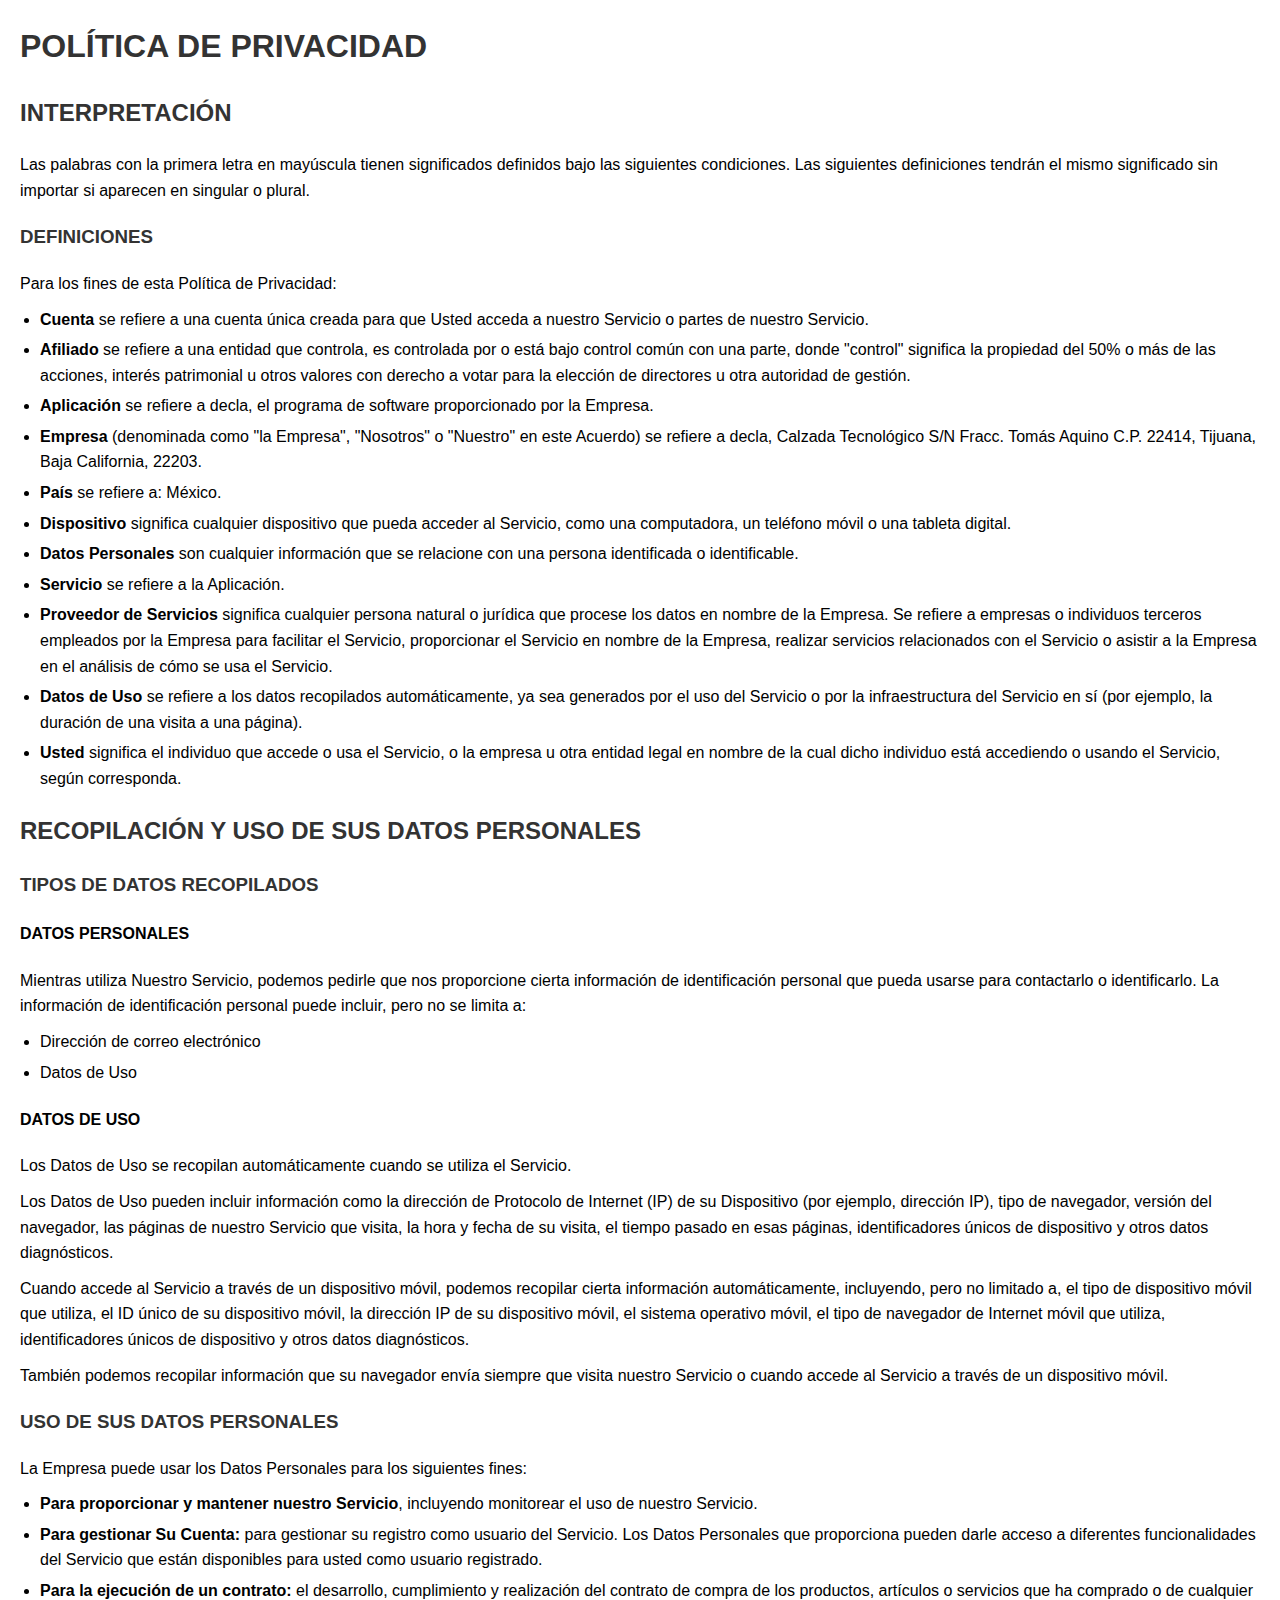
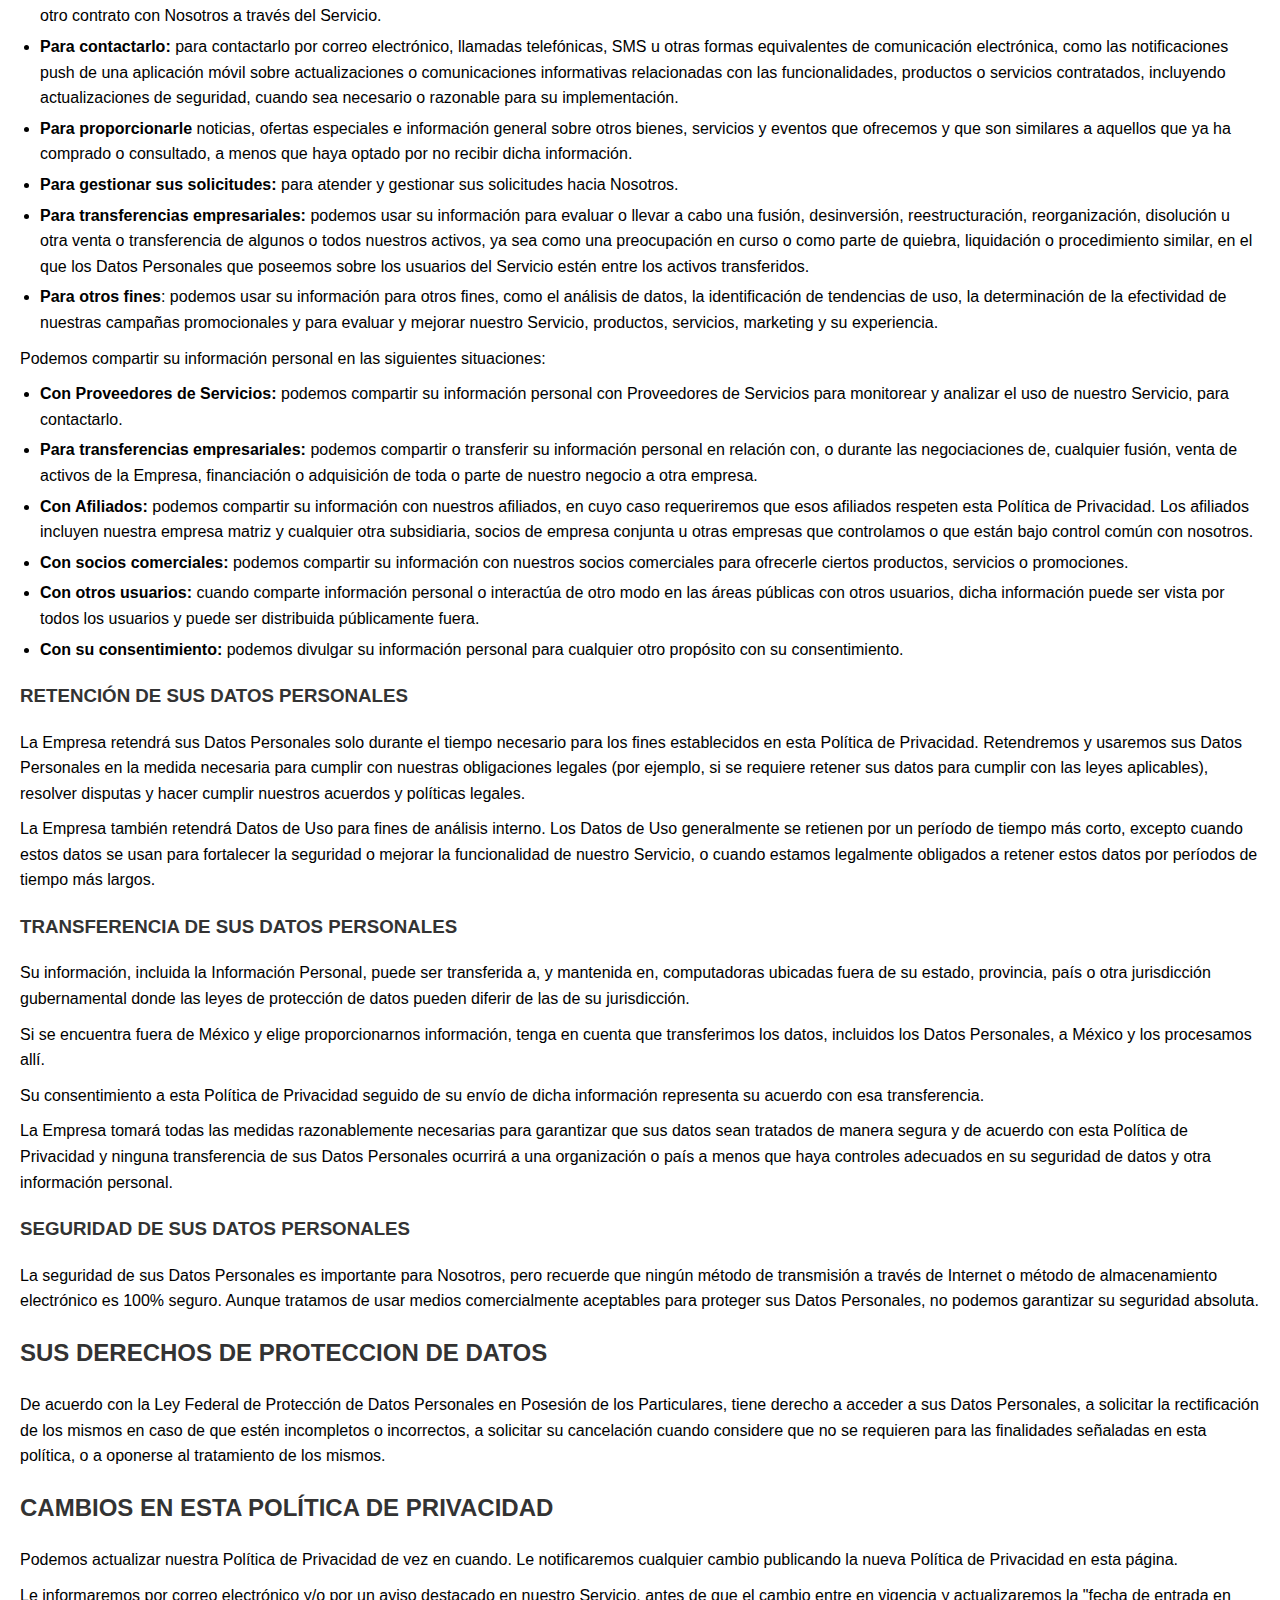
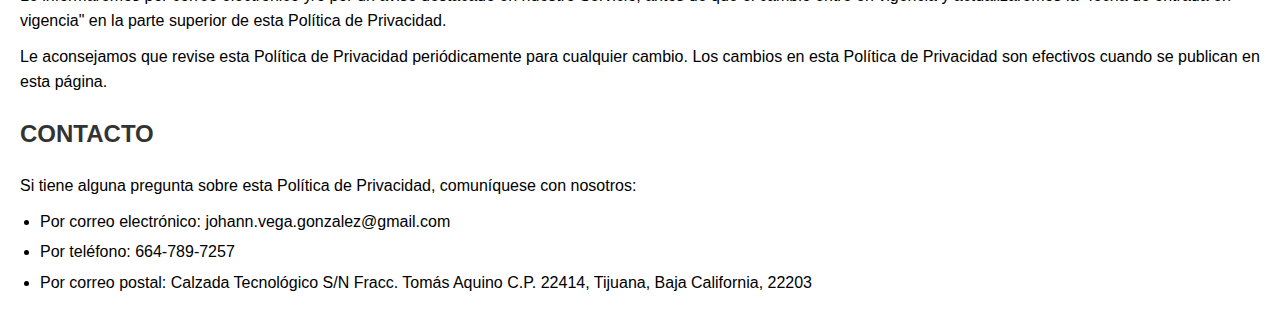
<file: politica.html>
<!DOCTYPE html>
<html lang="es">
<head>
    <meta charset="UTF-8">
    <meta name="viewport" content="width=device-width, initial-scale=1.0">
    <title>Política de Privacidad</title>
    <style>
        body {
            font-family: Arial, sans-serif;
            line-height: 1.6;
            margin: 20px;
        }
        h1, h2, h3 {
            color: #333;
        }
        p {
            margin: 10px 0;
        }
        ul {
            margin: 10px 0;
            padding-left: 20px;
        }
        li {
            margin-bottom: 5px;
        }
    </style>
</head>
<body>
<h1>POLÍTICA DE PRIVACIDAD</h1>
<h2>INTERPRETACIÓN</h2>
<p>Las palabras con la primera letra en mayúscula tienen significados definidos bajo las siguientes condiciones. Las siguientes definiciones tendrán el mismo significado sin importar si aparecen en singular o plural.</p>
<h3>DEFINICIONES</h3>
<p>Para los fines de esta Política de Privacidad:</p>
<ul>
    <li><strong>Cuenta</strong> se refiere a una cuenta única creada para que Usted acceda a nuestro Servicio o partes de nuestro Servicio.</li>
    <li><strong>Afiliado</strong> se refiere a una entidad que controla, es controlada por o está bajo control común con una parte, donde "control" significa la propiedad del 50% o más de las acciones, interés patrimonial u otros valores con derecho a votar para la elección de directores u otra autoridad de gestión.</li>
    <li><strong>Aplicación</strong> se refiere a decla, el programa de software proporcionado por la Empresa.</li>
    <li><strong>Empresa</strong> (denominada como "la Empresa", "Nosotros" o "Nuestro" en este Acuerdo) se refiere a decla, Calzada Tecnológico S/N Fracc. Tomás Aquino C.P. 22414, Tijuana, Baja California, 22203.</li>
    <li><strong>País</strong> se refiere a: México.</li>
    <li><strong>Dispositivo</strong> significa cualquier dispositivo que pueda acceder al Servicio, como una computadora, un teléfono móvil o una tableta digital.</li>
    <li><strong>Datos Personales</strong> son cualquier información que se relacione con una persona identificada o identificable.</li>
    <li><strong>Servicio</strong> se refiere a la Aplicación.</li>
    <li><strong>Proveedor de Servicios</strong> significa cualquier persona natural o jurídica que procese los datos en nombre de la Empresa. Se refiere a empresas o individuos terceros empleados por la Empresa para facilitar el Servicio, proporcionar el Servicio en nombre de la Empresa, realizar servicios relacionados con el Servicio o asistir a la Empresa en el análisis de cómo se usa el Servicio.</li>
    <li><strong>Datos de Uso</strong> se refiere a los datos recopilados automáticamente, ya sea generados por el uso del Servicio o por la infraestructura del Servicio en sí (por ejemplo, la duración de una visita a una página).</li>
    <li><strong>Usted</strong> significa el individuo que accede o usa el Servicio, o la empresa u otra entidad legal en nombre de la cual dicho individuo está accediendo o usando el Servicio, según corresponda.</li>
</ul>
<h2>RECOPILACIÓN Y USO DE SUS DATOS PERSONALES</h2>
<h3>TIPOS DE DATOS RECOPILADOS</h3>
<h4>DATOS PERSONALES</h4>
<p>Mientras utiliza Nuestro Servicio, podemos pedirle que nos proporcione cierta información de identificación personal que pueda usarse para contactarlo o identificarlo. La información de identificación personal puede incluir, pero no se limita a:</p>
<ul>
    <li>Dirección de correo electrónico</li>
    <li>Datos de Uso</li>
</ul>
<h4>DATOS DE USO</h4>
<p>Los Datos de Uso se recopilan automáticamente cuando se utiliza el Servicio.</p>
<p>Los Datos de Uso pueden incluir información como la dirección de Protocolo de Internet (IP) de su Dispositivo (por ejemplo, dirección IP), tipo de navegador, versión del navegador, las páginas de nuestro Servicio que visita, la hora y fecha de su visita, el tiempo pasado en esas páginas, identificadores únicos de dispositivo y otros datos diagnósticos.</p>
<p>Cuando accede al Servicio a través de un dispositivo móvil, podemos recopilar cierta información automáticamente, incluyendo, pero no limitado a, el tipo de dispositivo móvil que utiliza, el ID único de su dispositivo móvil, la dirección IP de su dispositivo móvil, el sistema operativo móvil, el tipo de navegador de Internet móvil que utiliza, identificadores únicos de dispositivo y otros datos diagnósticos.</p>
<p>También podemos recopilar información que su navegador envía siempre que visita nuestro Servicio o cuando accede al Servicio a través de un dispositivo móvil.</p>
<h3>USO DE SUS DATOS PERSONALES</h3>
<p>La Empresa puede usar los Datos Personales para los siguientes fines:</p>
<ul>
    <li><strong>Para proporcionar y mantener nuestro Servicio</strong>, incluyendo monitorear el uso de nuestro Servicio.</li>
    <li><strong>Para gestionar Su Cuenta:</strong> para gestionar su registro como usuario del Servicio. Los Datos Personales que proporciona pueden darle acceso a diferentes funcionalidades del Servicio que están disponibles para usted como usuario registrado.</li>
    <li><strong>Para la ejecución de un contrato:</strong> el desarrollo, cumplimiento y realización del contrato de compra de los productos, artículos o servicios que ha comprado o de cualquier otro contrato con Nosotros a través del Servicio.</li>
    <li><strong>Para contactarlo:</strong> para contactarlo por correo electrónico, llamadas telefónicas, SMS u otras formas equivalentes de comunicación electrónica, como las notificaciones push de una aplicación móvil sobre actualizaciones o comunicaciones informativas relacionadas con las funcionalidades, productos o servicios contratados, incluyendo actualizaciones de seguridad, cuando sea necesario o razonable para su implementación.</li>
    <li><strong>Para proporcionarle</strong> noticias, ofertas especiales e información general sobre otros bienes, servicios y eventos que ofrecemos y que son similares a aquellos que ya ha comprado o consultado, a menos que haya optado por no recibir dicha información.</li>
    <li><strong>Para gestionar sus solicitudes:</strong> para atender y gestionar sus solicitudes hacia Nosotros.</li>
    <li><strong>Para transferencias empresariales:</strong> podemos usar su información para evaluar o llevar a cabo una fusión, desinversión, reestructuración, reorganización, disolución u otra venta o transferencia de algunos o todos nuestros activos, ya sea como una preocupación en curso o como parte de quiebra, liquidación o procedimiento similar, en el que los Datos Personales que poseemos sobre los usuarios del Servicio estén entre los activos transferidos.</li>
    <li><strong>Para otros fines</strong>: podemos usar su información para otros fines, como el análisis de datos, la identificación de tendencias de uso, la determinación de la efectividad de nuestras campañas promocionales y para evaluar y mejorar nuestro Servicio, productos, servicios, marketing y su experiencia.</li>
</ul>
<p>Podemos compartir su información personal en las siguientes situaciones:</p>
<ul>
    <li><strong>Con Proveedores de Servicios:</strong> podemos compartir su información personal con Proveedores de Servicios para monitorear y analizar el uso de nuestro Servicio, para contactarlo.</li>
    <li><strong>Para transferencias empresariales:</strong> podemos compartir o transferir su información personal en relación con, o durante las negociaciones de, cualquier fusión, venta de activos de la Empresa, financiación o adquisición de toda o parte de nuestro negocio a otra empresa.</li>
    <li><strong>Con Afiliados:</strong> podemos compartir su información con nuestros afiliados, en cuyo caso requeriremos que esos afiliados respeten esta Política de Privacidad. Los afiliados incluyen nuestra empresa matriz y cualquier otra subsidiaria, socios de empresa conjunta u otras empresas que controlamos o que están bajo control común con nosotros.</li>
    <li><strong>Con socios comerciales:</strong> podemos compartir su información con nuestros socios comerciales para ofrecerle ciertos productos, servicios o promociones.</li>
    <li><strong>Con otros usuarios:</strong> cuando comparte información personal o interactúa de otro modo en las áreas públicas con otros usuarios, dicha información puede ser vista por todos los usuarios y puede ser distribuida públicamente fuera.</li>
    <li><strong>Con su consentimiento:</strong> podemos divulgar su información personal para cualquier otro propósito con su consentimiento.</li>
</ul>
<h3>RETENCIÓN DE SUS DATOS PERSONALES</h3>
<p>La Empresa retendrá sus Datos Personales solo durante el tiempo necesario para los fines establecidos en esta Política de Privacidad. Retendremos y usaremos sus Datos Personales en la medida necesaria para cumplir con nuestras obligaciones legales (por ejemplo, si se requiere retener sus datos para cumplir con las leyes aplicables), resolver disputas y hacer cumplir nuestros acuerdos y políticas legales.</p>
<p>La Empresa también retendrá Datos de Uso para fines de análisis interno. Los Datos de Uso generalmente se retienen por un período de tiempo más corto, excepto cuando estos datos se usan para fortalecer la seguridad o mejorar la funcionalidad de nuestro Servicio, o cuando estamos legalmente obligados a retener estos datos por períodos de tiempo más largos.</p>
<h3>TRANSFERENCIA DE SUS DATOS PERSONALES</h3>
<p>Su información, incluida la Información Personal, puede ser transferida a, y mantenida en, computadoras ubicadas fuera de su estado, provincia, país o otra jurisdicción gubernamental donde las leyes de protección de datos pueden diferir de las de su jurisdicción.</p>
<p>Si se encuentra fuera de México y elige proporcionarnos información, tenga en cuenta que transferimos los datos, incluidos los Datos Personales, a México y los procesamos allí.</p>
<p>Su consentimiento a esta Política de Privacidad seguido de su envío de dicha información representa su acuerdo con esa transferencia.</p>
<p>La Empresa tomará todas las medidas razonablemente necesarias para garantizar que sus datos sean tratados de manera segura y de acuerdo con esta Política de Privacidad y ninguna transferencia de sus Datos Personales ocurrirá a una organización o país a menos que haya controles adecuados en su seguridad de datos y otra información personal.</p>
<h3>SEGURIDAD DE SUS DATOS PERSONALES</h3>
<p>La seguridad de sus Datos Personales es importante para Nosotros, pero recuerde que ningún método de transmisión a través de Internet o método de almacenamiento electrónico es 100% seguro. Aunque tratamos de usar medios comercialmente aceptables para proteger sus Datos Personales, no podemos garantizar su seguridad absoluta.</p>
<h2>SUS DERECHOS DE PROTECCION DE DATOS</h2>
<p>De acuerdo con la Ley Federal de Protección de Datos Personales en Posesión de los Particulares, tiene derecho a acceder a sus Datos Personales, a solicitar la rectificación de los mismos en caso de que estén incompletos o incorrectos, a solicitar su cancelación cuando considere que no se requieren para las finalidades señaladas en esta política, o a oponerse al tratamiento de los mismos.</p>
<h2>CAMBIOS EN ESTA POLÍTICA DE PRIVACIDAD</h2>
<p>Podemos actualizar nuestra Política de Privacidad de vez en cuando. Le notificaremos cualquier cambio publicando la nueva Política de Privacidad en esta página.</p>
<p>Le informaremos por correo electrónico y/o por un aviso destacado en nuestro Servicio, antes de que el cambio entre en vigencia y actualizaremos la "fecha de entrada en vigencia" en la parte superior de esta Política de Privacidad.</p>
<p>Le aconsejamos que revise esta Política de Privacidad periódicamente para cualquier cambio. Los cambios en esta Política de Privacidad son efectivos cuando se publican en esta página.</p>
<h2>CONTACTO</h2>
<p>Si tiene alguna pregunta sobre esta Política de Privacidad, comuníquese con nosotros:</p>
<ul>
    <li>Por correo electrónico: johann.vega.gonzalez@gmail.com</li>
    <li>Por teléfono: 664-789-7257</li>
    <li>Por correo postal: Calzada Tecnológico S/N Fracc. Tomás Aquino C.P. 22414, Tijuana, Baja California, 22203</li>
</ul>
</body>
</html>
</file>
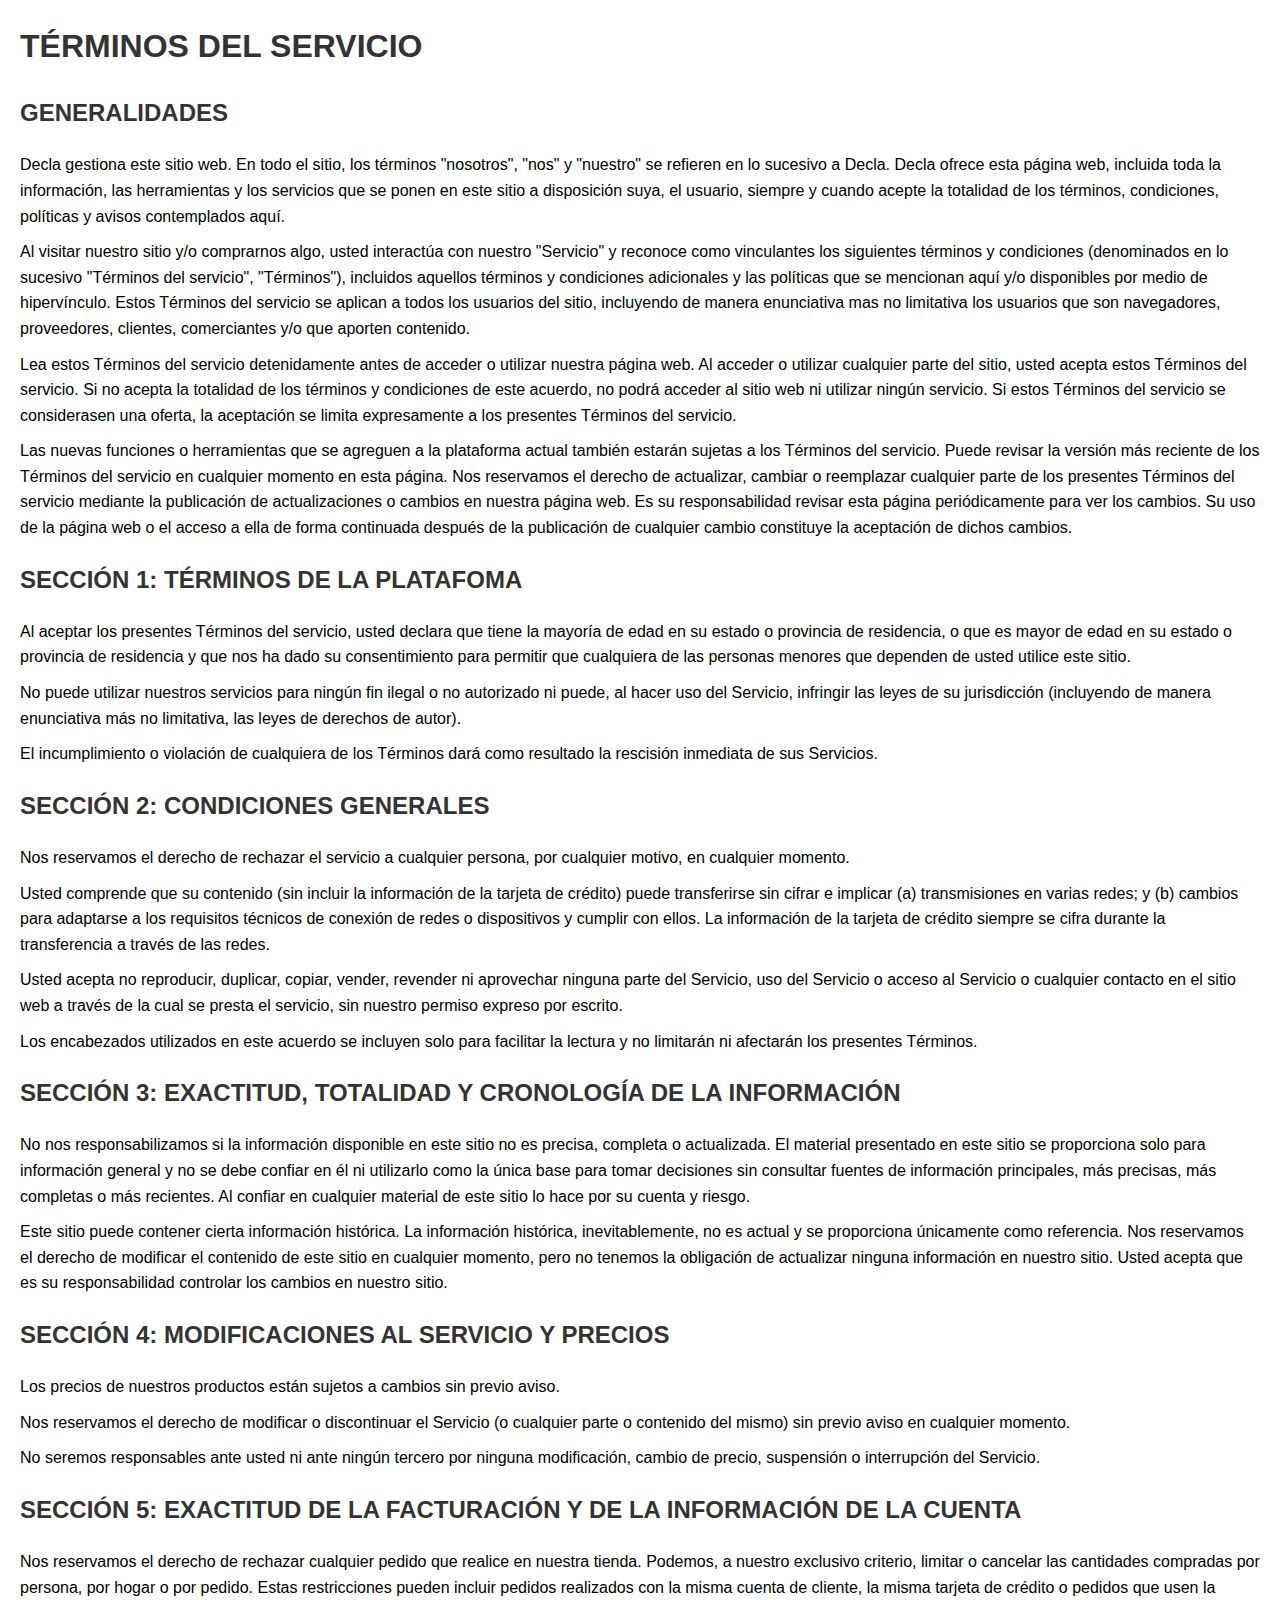
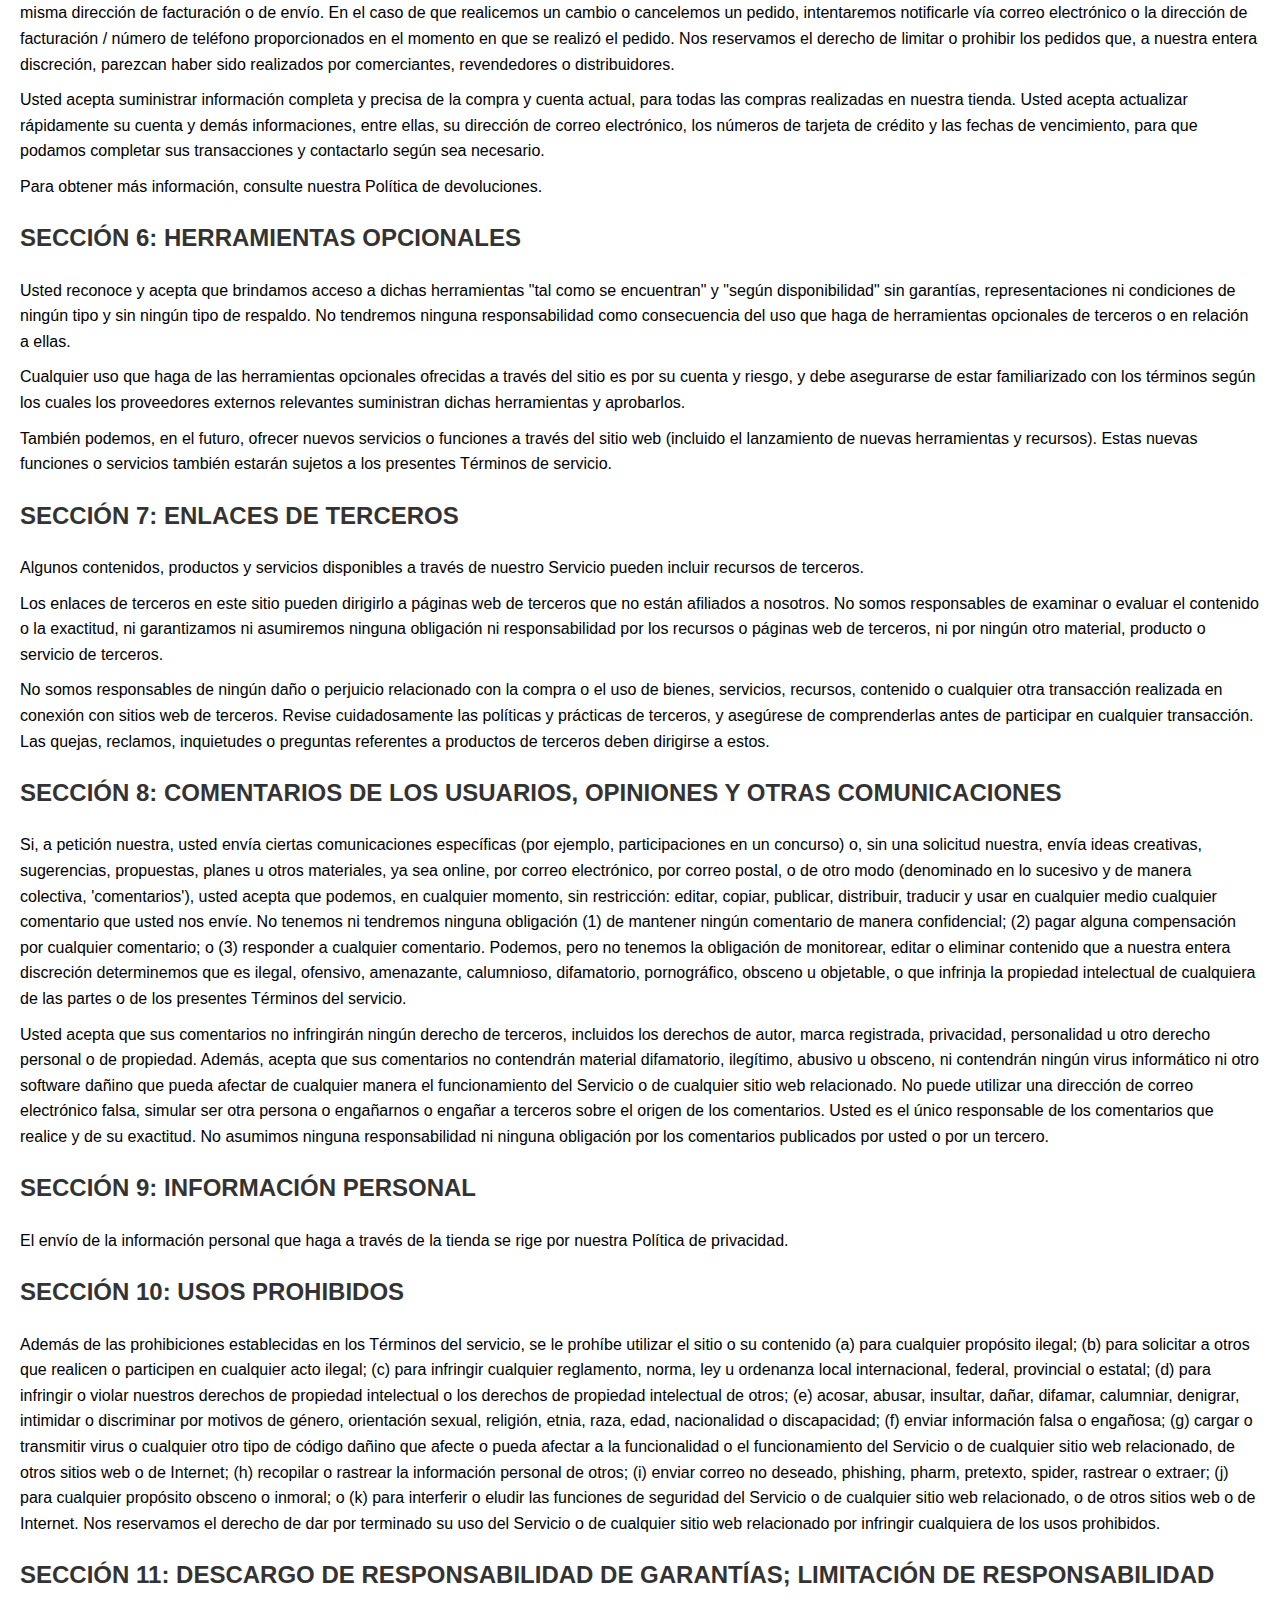
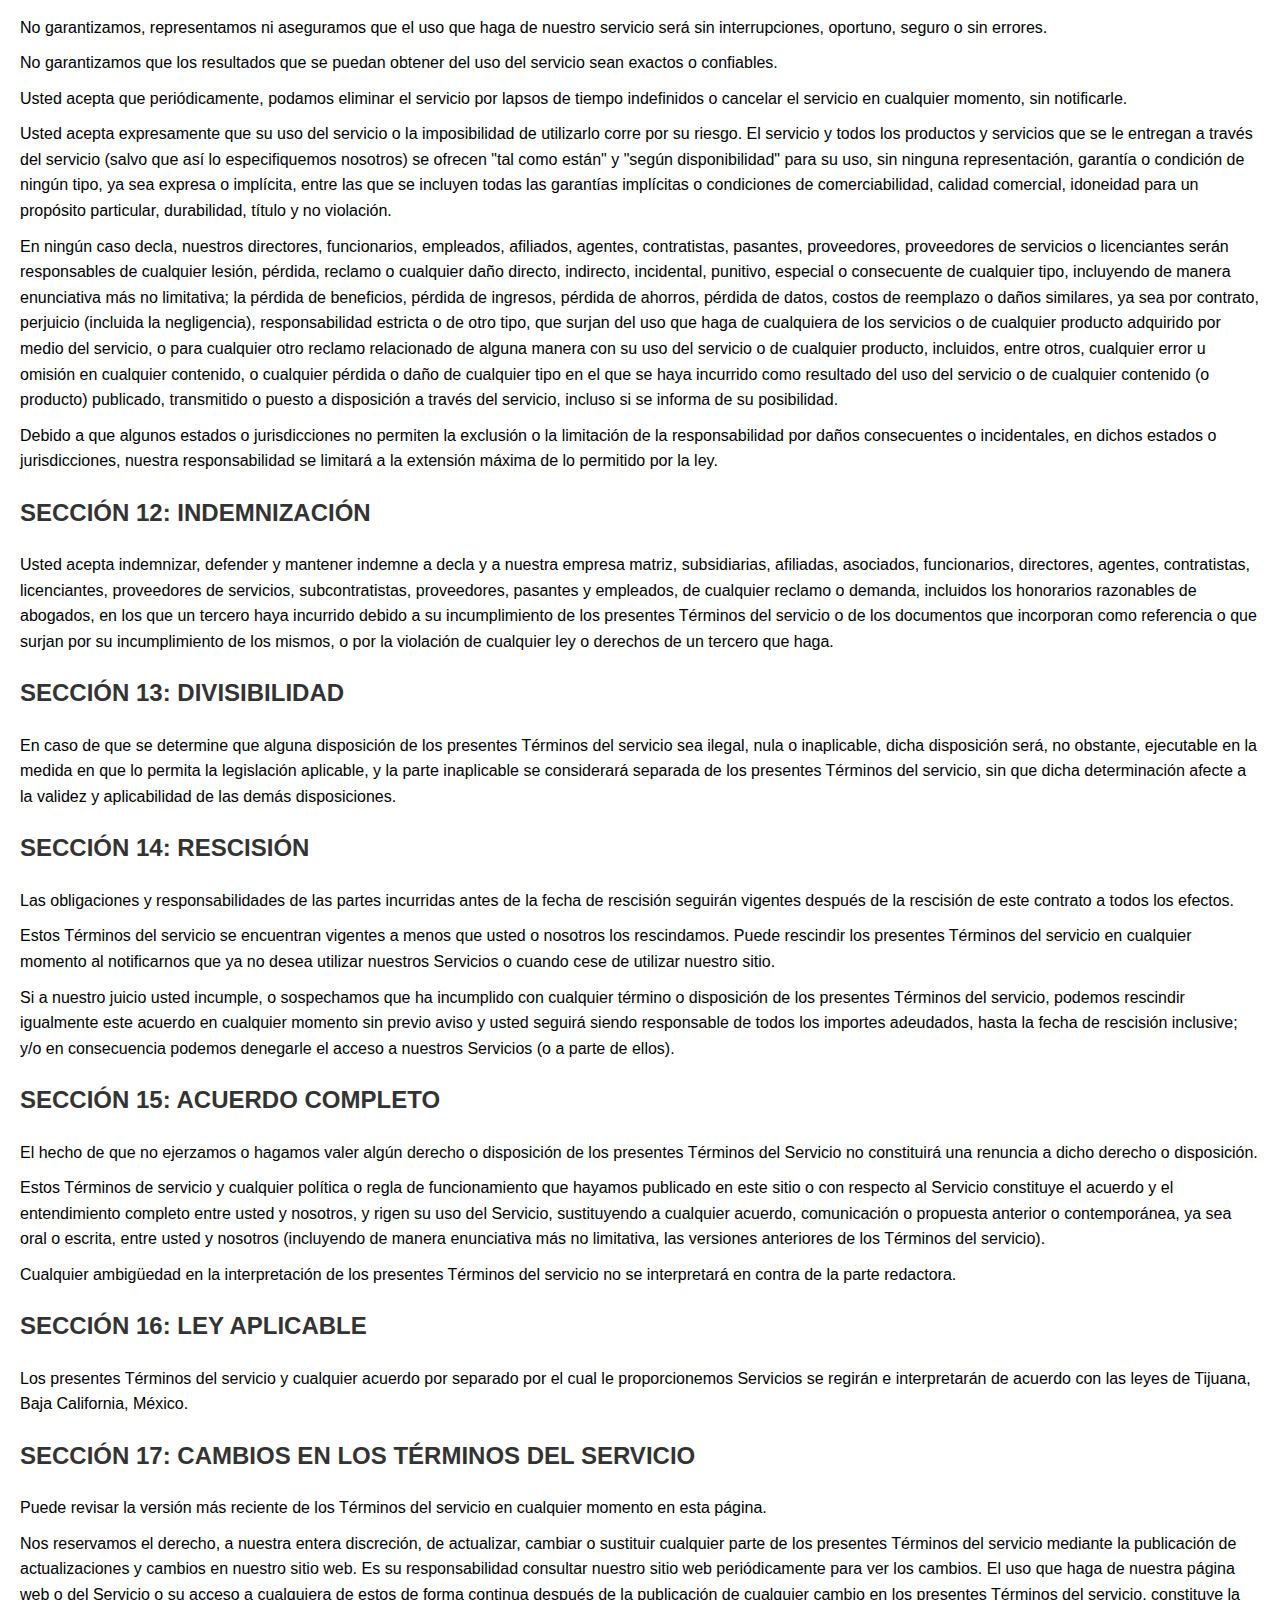
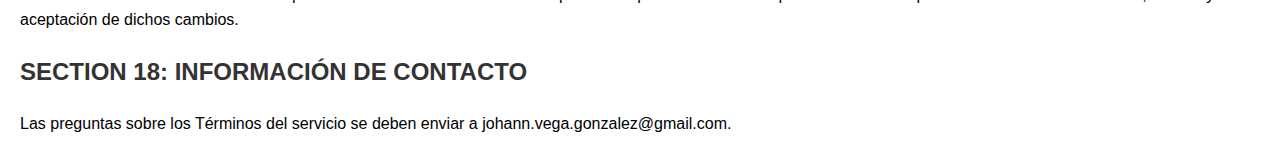
<file: terminos.html>
<!DOCTYPE html>
<html lang="es">
<head>
    <meta charset="UTF-8">
    <meta name="viewport" content="width=device-width, initial-scale=1.0">
    <title>Términos del Servicio</title>
    <style>
        body {
            font-family: Arial, sans-serif;
            line-height: 1.6;
            margin: 20px;
        }
        h1, h2, h3 {
            color: #333;
        }
        p {
            margin: 10px 0;
        }
    </style>
</head>
<body>
    <h1>TÉRMINOS DEL SERVICIO</h1>

    <h2>GENERALIDADES</h2>
    <p>Decla gestiona este sitio web. En todo el sitio, los términos "nosotros", "nos" y "nuestro" se refieren en lo sucesivo a Decla. Decla ofrece esta página web, incluida toda la información, las herramientas y los servicios que se ponen en este sitio a disposición suya, el usuario, siempre y cuando acepte la totalidad de los términos, condiciones, políticas y avisos contemplados aquí.</p>
    <p>Al visitar nuestro sitio y/o comprarnos algo, usted interactúa con nuestro "Servicio" y reconoce como vinculantes los siguientes términos y condiciones (denominados en lo sucesivo "Términos del servicio", "Términos"), incluidos aquellos términos y condiciones adicionales y las políticas que se mencionan aquí y/o disponibles por medio de hipervínculo. Estos Términos del servicio se aplican a todos los usuarios del sitio, incluyendo de manera enunciativa mas no limitativa los usuarios que son navegadores, proveedores, clientes, comerciantes y/o que aporten contenido.</p>
    <p>Lea estos Términos del servicio detenidamente antes de acceder o utilizar nuestra página web. Al acceder o utilizar cualquier parte del sitio, usted acepta estos Términos del servicio. Si no acepta la totalidad de los términos y condiciones de este acuerdo, no podrá acceder al sitio web ni utilizar ningún servicio. Si estos Términos del servicio se considerasen una oferta, la aceptación se limita expresamente a los presentes Términos del servicio.</p>
    <p>Las nuevas funciones o herramientas que se agreguen a la plataforma actual también estarán sujetas a los Términos del servicio. Puede revisar la versión más reciente de los Términos del servicio en cualquier momento en esta página. Nos reservamos el derecho de actualizar, cambiar o reemplazar cualquier parte de los presentes Términos del servicio mediante la publicación de actualizaciones o cambios en nuestra página web. Es su responsabilidad revisar esta página periódicamente para ver los cambios. Su uso de la página web o el acceso a ella de forma continuada después de la publicación de cualquier cambio constituye la aceptación de dichos cambios.</p>
    

    <h2>SECCIÓN 1: TÉRMINOS DE LA PLATAFOMA</h2>
    <p>Al aceptar los presentes Términos del servicio, usted declara que tiene la mayoría de edad en su estado o provincia de residencia, o que es mayor de edad en su estado o provincia de residencia y que nos ha dado su consentimiento para permitir que cualquiera de las personas menores que dependen de usted utilice este sitio.</p>
    <p>No puede utilizar nuestros servicios para ningún fin ilegal o no autorizado ni puede, al hacer uso del Servicio, infringir las leyes de su jurisdicción (incluyendo de manera enunciativa más no limitativa, las leyes de derechos de autor).</p>
    <p>El incumplimiento o violación de cualquiera de los Términos dará como resultado la rescisión inmediata de sus Servicios.</p>

    <h2>SECCIÓN 2: CONDICIONES GENERALES</h2>
    <p>Nos reservamos el derecho de rechazar el servicio a cualquier persona, por cualquier motivo, en cualquier momento.</p>
    <p>Usted comprende que su contenido (sin incluir la información de la tarjeta de crédito) puede transferirse sin cifrar e implicar (a) transmisiones en varias redes; y (b) cambios para adaptarse a los requisitos técnicos de conexión de redes o dispositivos y cumplir con ellos. La información de la tarjeta de crédito siempre se cifra durante la transferencia a través de las redes.</p>
    <p>Usted acepta no reproducir, duplicar, copiar, vender, revender ni aprovechar ninguna parte del Servicio, uso del Servicio o acceso al Servicio o cualquier contacto en el sitio web a través de la cual se presta el servicio, sin nuestro permiso expreso por escrito.</p>
    <p>Los encabezados utilizados en este acuerdo se incluyen solo para facilitar la lectura y no limitarán ni afectarán los presentes Términos.</p>

    <h2>SECCIÓN 3: EXACTITUD, TOTALIDAD Y CRONOLOGÍA DE LA INFORMACIÓN</h2>
    <p>No nos responsabilizamos si la información disponible en este sitio no es precisa, completa o actualizada. El material presentado en este sitio se proporciona solo para información general y no se debe confiar en él ni utilizarlo como la única base para tomar decisiones sin consultar fuentes de información principales, más precisas, más completas o más recientes. Al confiar en cualquier material de este sitio lo hace por su cuenta y riesgo.</p>
    <p>Este sitio puede contener cierta información histórica. La información histórica, inevitablemente, no es actual y se proporciona únicamente como referencia. Nos reservamos el derecho de modificar el contenido de este sitio en cualquier momento, pero no tenemos la obligación de actualizar ninguna información en nuestro sitio. Usted acepta que es su responsabilidad controlar los cambios en nuestro sitio.</p>

    <h2>SECCIÓN 4: MODIFICACIONES AL SERVICIO Y PRECIOS</h2>
    <p>Los precios de nuestros productos están sujetos a cambios sin previo aviso.</p>
    <p>Nos reservamos el derecho de modificar o discontinuar el Servicio (o cualquier parte o contenido del mismo) sin previo aviso en cualquier momento.</p>
    <p>No seremos responsables ante usted ni ante ningún tercero por ninguna modificación, cambio de precio, suspensión o interrupción del Servicio.</p>

    <h2>SECCIÓN 5: EXACTITUD DE LA FACTURACIÓN Y DE LA INFORMACIÓN DE LA CUENTA</h2>
    <p>Nos reservamos el derecho de rechazar cualquier pedido que realice en nuestra tienda. Podemos, a nuestro exclusivo criterio, limitar o cancelar las cantidades compradas por persona, por hogar o por pedido. Estas restricciones pueden incluir pedidos realizados con la misma cuenta de cliente, la misma tarjeta de crédito o pedidos que usen la misma dirección de facturación o de envío. En el caso de que realicemos un cambio o cancelemos un pedido, intentaremos notificarle vía correo electrónico o la dirección de facturación / número de teléfono proporcionados en el momento en que se realizó el pedido. Nos reservamos el derecho de limitar o prohibir los pedidos que, a nuestra entera discreción, parezcan haber sido realizados por comerciantes, revendedores o distribuidores.</p>
    <p>Usted acepta suministrar información completa y precisa de la compra y cuenta actual, para todas las compras realizadas en nuestra tienda. Usted acepta actualizar rápidamente su cuenta y demás informaciones, entre ellas, su dirección de correo electrónico, los números de tarjeta de crédito y las fechas de vencimiento, para que podamos completar sus transacciones y contactarlo según sea necesario.</p>
    <p>Para obtener más información, consulte nuestra Política de devoluciones.</p>

    <h2>SECCIÓN 6: HERRAMIENTAS OPCIONALES</h2>
    <p>Usted reconoce y acepta que brindamos acceso a dichas herramientas "tal como se encuentran" y "según disponibilidad" sin garantías, representaciones ni condiciones de ningún tipo y sin ningún tipo de respaldo. No tendremos ninguna responsabilidad como consecuencia del uso que haga de herramientas opcionales de terceros o en relación a ellas.</p>
    <p>Cualquier uso que haga de las herramientas opcionales ofrecidas a través del sitio es por su cuenta y riesgo, y debe asegurarse de estar familiarizado con los términos según los cuales los proveedores externos relevantes suministran dichas herramientas y aprobarlos.</p>
    <p>También podemos, en el futuro, ofrecer nuevos servicios o funciones a través del sitio web (incluido el lanzamiento de nuevas herramientas y recursos). Estas nuevas funciones o servicios también estarán sujetos a los presentes Términos de servicio.</p>

    <h2>SECCIÓN 7: ENLACES DE TERCEROS</h2>
    <p>Algunos contenidos, productos y servicios disponibles a través de nuestro Servicio pueden incluir recursos de terceros.</p>
    <p>Los enlaces de terceros en este sitio pueden dirigirlo a páginas web de terceros que no están afiliados a nosotros. No somos responsables de examinar o evaluar el contenido o la exactitud, ni garantizamos ni asumiremos ninguna obligación ni responsabilidad por los recursos o páginas web de terceros, ni por ningún otro material, producto o servicio de terceros.</p>
    <p>No somos responsables de ningún daño o perjuicio relacionado con la compra o el uso de bienes, servicios, recursos, contenido o cualquier otra transacción realizada en conexión con sitios web de terceros. Revise cuidadosamente las políticas y prácticas de terceros, y asegúrese de comprenderlas antes de participar en cualquier transacción. Las quejas, reclamos, inquietudes o preguntas referentes a productos de terceros deben dirigirse a estos.</p>

    <h2>SECCIÓN 8: COMENTARIOS DE LOS USUARIOS, OPINIONES Y OTRAS COMUNICACIONES</h2>
    <p>Si, a petición nuestra, usted envía ciertas comunicaciones específicas (por ejemplo, participaciones en un concurso) o, sin una solicitud nuestra, envía ideas creativas, sugerencias, propuestas, planes u otros materiales, ya sea online, por correo electrónico, por correo postal, o de otro modo (denominado en lo sucesivo y de manera colectiva, 'comentarios'), usted acepta que podemos, en cualquier momento, sin restricción: editar, copiar, publicar, distribuir, traducir y usar en cualquier medio cualquier comentario que usted nos envíe. No tenemos ni tendremos ninguna obligación (1) de mantener ningún comentario de manera confidencial; (2) pagar alguna compensación por cualquier comentario; o (3) responder a cualquier comentario. Podemos, pero no tenemos la obligación de monitorear, editar o eliminar contenido que a nuestra entera discreción determinemos que es ilegal, ofensivo, amenazante, calumnioso, difamatorio, pornográfico, obsceno u objetable, o que infrinja la propiedad intelectual de cualquiera de las partes o de los presentes Términos del servicio.</p>
    <p>Usted acepta que sus comentarios no infringirán ningún derecho de terceros, incluidos los derechos de autor, marca registrada, privacidad, personalidad u otro derecho personal o de propiedad. Además, acepta que sus comentarios no contendrán material difamatorio, ilegítimo, abusivo u obsceno, ni contendrán ningún virus informático ni otro software dañino que pueda afectar de cualquier manera el funcionamiento del Servicio o de cualquier sitio web relacionado. No puede utilizar una dirección de correo electrónico falsa, simular ser otra persona o engañarnos o engañar a terceros sobre el origen de los comentarios. Usted es el único responsable de los comentarios que realice y de su exactitud. No asumimos ninguna responsabilidad ni ninguna obligación por los comentarios publicados por usted o por un tercero.</p>

    <h2>SECCIÓN 9: INFORMACIÓN PERSONAL</h2>
    <p>El envío de la información personal que haga a través de la tienda se rige por nuestra Política de privacidad.</p>

    <h2>SECCIÓN 10: USOS PROHIBIDOS</h2>
    <p>Además de las prohibiciones establecidas en los Términos del servicio, se le prohíbe utilizar el sitio o su contenido (a) para cualquier propósito ilegal; (b) para solicitar a otros que realicen o participen en cualquier acto ilegal; (c) para infringir cualquier reglamento, norma, ley u ordenanza local internacional, federal, provincial o estatal; (d) para infringir o violar nuestros derechos de propiedad intelectual o los derechos de propiedad intelectual de otros; (e) acosar, abusar, insultar, dañar, difamar, calumniar, denigrar, intimidar o discriminar por motivos de género, orientación sexual, religión, etnia, raza, edad, nacionalidad o discapacidad; (f) enviar información falsa o engañosa; (g) cargar o transmitir virus o cualquier otro tipo de código dañino que afecte o pueda afectar a la funcionalidad o el funcionamiento del Servicio o de cualquier sitio web relacionado, de otros sitios web o de Internet; (h) recopilar o rastrear la información personal de otros; (i) enviar correo no deseado, phishing, pharm, pretexto, spider, rastrear o extraer; (j) para cualquier propósito obsceno o inmoral; o (k) para interferir o eludir las funciones de seguridad del Servicio o de cualquier sitio web relacionado, o de otros sitios web o de Internet. Nos reservamos el derecho de dar por terminado su uso del Servicio o de cualquier sitio web relacionado por infringir cualquiera de los usos prohibidos.</p>

<h2>SECCIÓN 11: DESCARGO DE RESPONSABILIDAD DE GARANTÍAS; LIMITACIÓN DE RESPONSABILIDAD</h2>
<p>No garantizamos, representamos ni aseguramos que el uso que haga de nuestro servicio será sin interrupciones, oportuno, seguro o sin errores.</p>
<p>No garantizamos que los resultados que se puedan obtener del uso del servicio sean exactos o confiables.</p>
<p>Usted acepta que periódicamente, podamos eliminar el servicio por lapsos de tiempo indefinidos o cancelar el servicio en cualquier momento, sin notificarle.</p>
<p>Usted acepta expresamente que su uso del servicio o la imposibilidad de utilizarlo corre por su riesgo. El servicio y todos los productos y servicios que se le entregan a través del servicio (salvo que así lo especifiquemos nosotros) se ofrecen "tal como están" y "según disponibilidad" para su uso, sin ninguna representación, garantía o condición de ningún tipo, ya sea expresa o implícita, entre las que se incluyen todas las garantías implícitas o condiciones de comerciabilidad, calidad comercial, idoneidad para un propósito particular, durabilidad, título y no violación.</p>
<p>En ningún caso decla, nuestros directores, funcionarios, empleados, afiliados, agentes, contratistas, pasantes, proveedores, proveedores de servicios o licenciantes serán responsables de cualquier lesión, pérdida, reclamo o cualquier daño directo, indirecto, incidental, punitivo, especial o consecuente de cualquier tipo, incluyendo de manera enunciativa más no limitativa; la pérdida de beneficios, pérdida de ingresos, pérdida de ahorros, pérdida de datos, costos de reemplazo o daños similares, ya sea por contrato, perjuicio (incluida la negligencia), responsabilidad estricta o de otro tipo, que surjan del uso que haga de cualquiera de los servicios o de cualquier producto adquirido por medio del servicio, o para cualquier otro reclamo relacionado de alguna manera con su uso del servicio o de cualquier producto, incluidos, entre otros, cualquier error u omisión en cualquier contenido, o cualquier pérdida o daño de cualquier tipo en el que se haya incurrido como resultado del uso del servicio o de cualquier contenido (o producto) publicado, transmitido o puesto a disposición a través del servicio, incluso si se informa de su posibilidad.</p>
<p>Debido a que algunos estados o jurisdicciones no permiten la exclusión o la limitación de la responsabilidad por daños consecuentes o incidentales, en dichos estados o jurisdicciones, nuestra responsabilidad se limitará a la extensión máxima de lo permitido por la ley.</p>

<h2>SECCIÓN 12: INDEMNIZACIÓN</h2>
<p>Usted acepta indemnizar, defender y mantener indemne a decla y a nuestra empresa matriz, subsidiarias, afiliadas, asociados, funcionarios, directores, agentes, contratistas, licenciantes, proveedores de servicios, subcontratistas, proveedores, pasantes y empleados, de cualquier reclamo o demanda, incluidos los honorarios razonables de abogados, en los que un tercero haya incurrido debido a su incumplimiento de los presentes Términos del servicio o de los documentos que incorporan como referencia o que surjan por su incumplimiento de los mismos, o por la violación de cualquier ley o derechos de un tercero que haga.</p>

<h2>SECCIÓN 13: DIVISIBILIDAD</h2>
<p>En caso de que se determine que alguna disposición de los presentes Términos del servicio sea ilegal, nula o inaplicable, dicha disposición será, no obstante, ejecutable en la medida en que lo permita la legislación aplicable, y la parte inaplicable se considerará separada de los presentes Términos del servicio, sin que dicha determinación afecte a la validez y aplicabilidad de las demás disposiciones.</p>

<h2>SECCIÓN 14: RESCISIÓN</h2>
<p>Las obligaciones y responsabilidades de las partes incurridas antes de la fecha de rescisión seguirán vigentes después de la rescisión de este contrato a todos los efectos.</p>
<p>Estos Términos del servicio se encuentran vigentes a menos que usted o nosotros los rescindamos. Puede rescindir los presentes Términos del servicio en cualquier momento al notificarnos que ya no desea utilizar nuestros Servicios o cuando cese de utilizar nuestro sitio.</p>
<p>Si a nuestro juicio usted incumple, o sospechamos que ha incumplido con cualquier término o disposición de los presentes Términos del servicio, podemos rescindir igualmente este acuerdo en cualquier momento sin previo aviso y usted seguirá siendo responsable de todos los importes adeudados, hasta la fecha de rescisión inclusive; y/o en consecuencia podemos denegarle el acceso a nuestros Servicios (o a parte de ellos).</p>

<h2>SECCIÓN 15: ACUERDO COMPLETO</h2>
<p>El hecho de que no ejerzamos o hagamos valer algún derecho o disposición de los presentes Términos del Servicio no constituirá una renuncia a dicho derecho o disposición.</p>
<p>Estos Términos de servicio y cualquier política o regla de funcionamiento que hayamos publicado en este sitio o con respecto al Servicio constituye el acuerdo y el entendimiento completo entre usted y nosotros, y rigen su uso del Servicio, sustituyendo a cualquier acuerdo, comunicación o propuesta anterior o contemporánea, ya sea oral o escrita, entre usted y nosotros (incluyendo de manera enunciativa más no limitativa, las versiones anteriores de los Términos del servicio).</p>
<p>Cualquier ambigüedad en la interpretación de los presentes Términos del servicio no se interpretará en contra de la parte redactora.</p>

<h2>SECCIÓN 16: LEY APLICABLE</h2>
<p>Los presentes Términos del servicio y cualquier acuerdo por separado por el cual le proporcionemos Servicios se regirán e interpretarán de acuerdo con las leyes de Tijuana, Baja California, México.</p>

<h2>SECCIÓN 17: CAMBIOS EN LOS TÉRMINOS DEL SERVICIO</h2>
<p>Puede revisar la versión más reciente de los Términos del servicio en cualquier momento en esta página.</p>
<p>Nos reservamos el derecho, a nuestra entera discreción, de actualizar, cambiar o sustituir cualquier parte de los presentes Términos del servicio mediante la publicación de actualizaciones y cambios en nuestro sitio web. Es su responsabilidad consultar nuestro sitio web periódicamente para ver los cambios. El uso que haga de nuestra página web o del Servicio o su acceso a cualquiera de estos de forma continua después de la publicación de cualquier cambio en los presentes Términos del servicio, constituye la aceptación de dichos cambios.</p>

<h2>SECTION 18: INFORMACIÓN DE CONTACTO</h2>
<p>Las preguntas sobre los Términos del servicio se deben enviar a johann.vega.gonzalez@gmail.com.</p>

</body>
</html>
</file>
<file: styles.css>
/* Estilos para el cuerpo y la barra de navegación */
body {
    background-color: #d8e3e7;
    padding-top: 56px; /* Espacio para la barra de navegación fija */
}

.navbar {
    background-color: white;
    box-shadow: 0px 4px 6px rgba(0, 0, 0, 0.5);
    position: fixed;
    top: 0;
    width: 100%;
    z-index: 1030; /* Asegúrate de que la barra de navegación esté por encima de otros elementos */
}

.navbar-brand img {
    height: 40px;
    width: auto;
}

.navbar-brand:hover img {
    filter: brightness(0.8);
}

.navbar-light .navbar-nav .nav-link {
    color: black;
    font-weight: lighter;
}

/* Para cambiar el color del texto al hacer hover */
.navbar-light .navbar-nav .nav-link:hover {
    color: #003cff; 
    border-bottom: 2px solid #003cff; 
}

/* Para resaltar el elemento actual */
.navbar-light .navbar-nav .inicio > .nav-link {
    color: black; 
    border-bottom: 2px solid black; 
    font-weight: bold;
}

.navbar-nav .nav-item {
    margin-right: 12px; /* Ajusta el valor según tu preferencia */
}

/* Estilos para el área de carga */
.upload-container {
    text-align: center;
    padding: 20px;
    border: 2px dashed #2a9d8f;
    border-radius: 10px;
    background-color: #ffffff;
    cursor: pointer;
    transition: border 0.3s;
}

.upload-container:hover {
    border-color: #8ab17d;
}

#upload-input {
    display: none;
}

/* Estilos para el spinner de carga */
.spinner {
    position: fixed;
    top: 50%;
    left: 50%;
    transform: translate(-50%, -50%);
    border: 12px solid #f3f3f3; /* Aumentar el grosor del borde */
    border-top: 12px solid #3498db; /* Aumentar el grosor del borde */
    border-radius: 50%;
    width: 100px; /* Ajustar el tamaño del icono de carga */
    height: 100px; /* Ajustar el tamaño del icono de carga */
    animation: spin 2s linear infinite;
    z-index: 1001; /* Asegurar que el spinner esté por encima del fondo gris */
    margin: auto; /* Centrar horizontalmente */
    top: 0; /* Posición en la parte superior */
    left: 0; /* Posición en la parte izquierda */
    right: 0; /* Posición en la parte derecha */
    bottom: 0; /* Posición en la parte inferior */
}

@keyframes spin {
    0% { transform: rotate(0deg); }
    100% { transform: rotate(360deg); }
}

/* Aplicar efecto de tono gris al contenido detrás del loader */
.gray-out {
    filter: grayscale(100%); /* Convertir a tono gris */
    pointer-events: none; /* Deshabilitar eventos del mouse */
}

.container {
    padding-top: 56px; /* Espacio superior ajustado para la barra de navegación fija */
    padding-bottom: 50px; /* Espacio inferior */
}

.card {
    background-color: #f8f9fa; /* Color de fondo de la tarjeta */
    border: none; /* Sin borde */
    border-radius: 10px; /* Bordes redondeados */
    padding: 30px; /* Espaciado interno */
}

.important-text {
    font-weight: bold; 
}
.btn {
    border-radius: 30px; /* Bordes redondeados */
    color: #fff; /* Color del texto */
    font-weight: bold; /* Negrita */
    text-transform: uppercase; /* Mayúsculas */
    transition: background-color 0.3s; /* Transición suave */
}

.btn-primary {
    background-color: #000; /* Color de fondo del botón primario */
    border-color: #000; /* Color del borde del botón primario */
    padding: 15px 30px; /* Espaciado interno */
    font-size: 18px; /* Tamaño del texto */
}

.btn-success {
    background-color: #000; /* Color de fondo del botón de éxito */
    border-color: #000; /* Color del borde del botón de éxito */
    padding: 15px 30px; /* Espaciado interno */
    font-size: 18px; /* Tamaño del texto */
    margin-top: 20px; /* Margen superior */
}

.btn:hover {
    background-color: #555; /* Cambio de color al pasar el ratón */
}

.sidebar {
    width: 250px;
    background-color: #f8f9fa;
    padding: 20px;
    height: calc(100vh - 56px); /* Altura ajustada para la barra de navegación fija */
    position: fixed;
    top: 76px; /* Espacio ajustado para la barra de navegación con un margen */
    overflow-y: auto;
}

.sidebar a {
    display: block;
    color: #333;
    padding: 10px;
    text-decoration: none;
}

.sidebar a:hover {
    background-color: #ddd;
    color: #000;
}

.content p{
    margin-bottom: 10px;
    margin-top: 10px;
}

.content img {
    max-width: 100%; /* Ajustar la imagen al ancho máximo del contenedor */
    height: auto; /* Asegurar que la altura se ajuste proporcionalmente */
    margin: auto; /* Centrar la imagen dentro del contenedor */
}

#loader {
    display: none;
    position: fixed;
    top: 0;
    left: 0;
    width: 100%;
    height: 100%;
    background-color: rgba(0, 0, 0, 0.5); /* Fondo semi-transparente */
    z-index: 2000; /* Asegúrate de que el loader esté por encima de todo */
}

.gray-out {
    filter: grayscale(100%); /* Convertir a tono gris */
    pointer-events: none; /* Deshabilitar eventos del mouse */
}

/* Estilos para el spinner de carga */
.spinner {
    position: fixed;
    top: 50%;
    left: 50%;
    transform: translate(-50%, -50%);
    border: 12px solid #f3f3f3; /* Aumentar el grosor del borde */
    border-top: 12px solid #3498db; /* Aumentar el grosor del borde */
    border-radius: 50%;
    width: 100px; /* Ajustar el tamaño del icono de carga */
    height: 100px; /* Ajustar el tamaño del icono de carga */
    animation: spin 2s linear infinite;
    z-index: 1001; /* Asegurar que el spinner esté por encima del fondo gris */
    margin: auto; /* Centrar horizontalmente */
    top: 0; /* Posición en la parte superior */
    left: 0; /* Posición en la parte izquierda */
    right: 0; /* Posición en la parte derecha */
    bottom: 0; /* Posición en la parte inferior */
}

@keyframes spin {
    0% { transform: rotate(0deg); }
    100% { transform: rotate(360deg); }
}

/* Estilos para la tabla */
table {
    border-collapse: collapse;
    width: 100%;
}

th, td {
    border: 1px solid white; 
    padding: 8px;
    text-align: left;
}

th {
    background-color: #2a9d8f; 
    color: #ffffff;
}

tr:nth-child(even) {
    background-color: #f2f2f2;
}

tr:nth-child(odd) {
    background-color: #ffffff; 
}

tr:hover {
    background-color: #8ab17d; 
}


body {
    padding-top: 76px;
}
.main-content {
    display: flex;
}

.content {
    padding-left: 280px;
    padding-right: 350px;
    flex-grow: 1;
}

h2 {
    margin-top: 40px;
    padding-bottom: 10px;
}
h3 {
    margin-top: 30px;
    padding-bottom: 5px;
}
.note, .caution {
    border: 2px solid;
    padding: 15px;
    margin: 20px 0;
    border-radius: 5px;
    border: 2px solid;
}
.note {
    border-color: #007bff;
}
.caution {
    border-color: #ffc107;
}

/* Estilos para los botones de exportar PDF y Excel */
.export-btn {
    border-radius: 30px; /* Bordes redondeados */
    color: #fff; /* Color del texto */
    font-weight: bold; /* Negrita */
    text-transform: uppercase; /* Mayúsculas */
    transition: background-color 0.3s; /* Transición suave */
    margin: 5px; /* Ajusta el margen derecho según sea necesario */
    padding: 10px 20px; /* Espaciado interno */
    font-size: 16px; /* Tamaño del texto */
}

.export-pdf-btn {
    background-color: #FF5733; /* Color de fondo rojo */
    border-color: #FF5733; /* Color del borde */
}

.export-excel-btn {
    background-color: #28A745; /* Color de fondo verde */
    border-color: #28A745; /* Color del borde */
}
</file>
